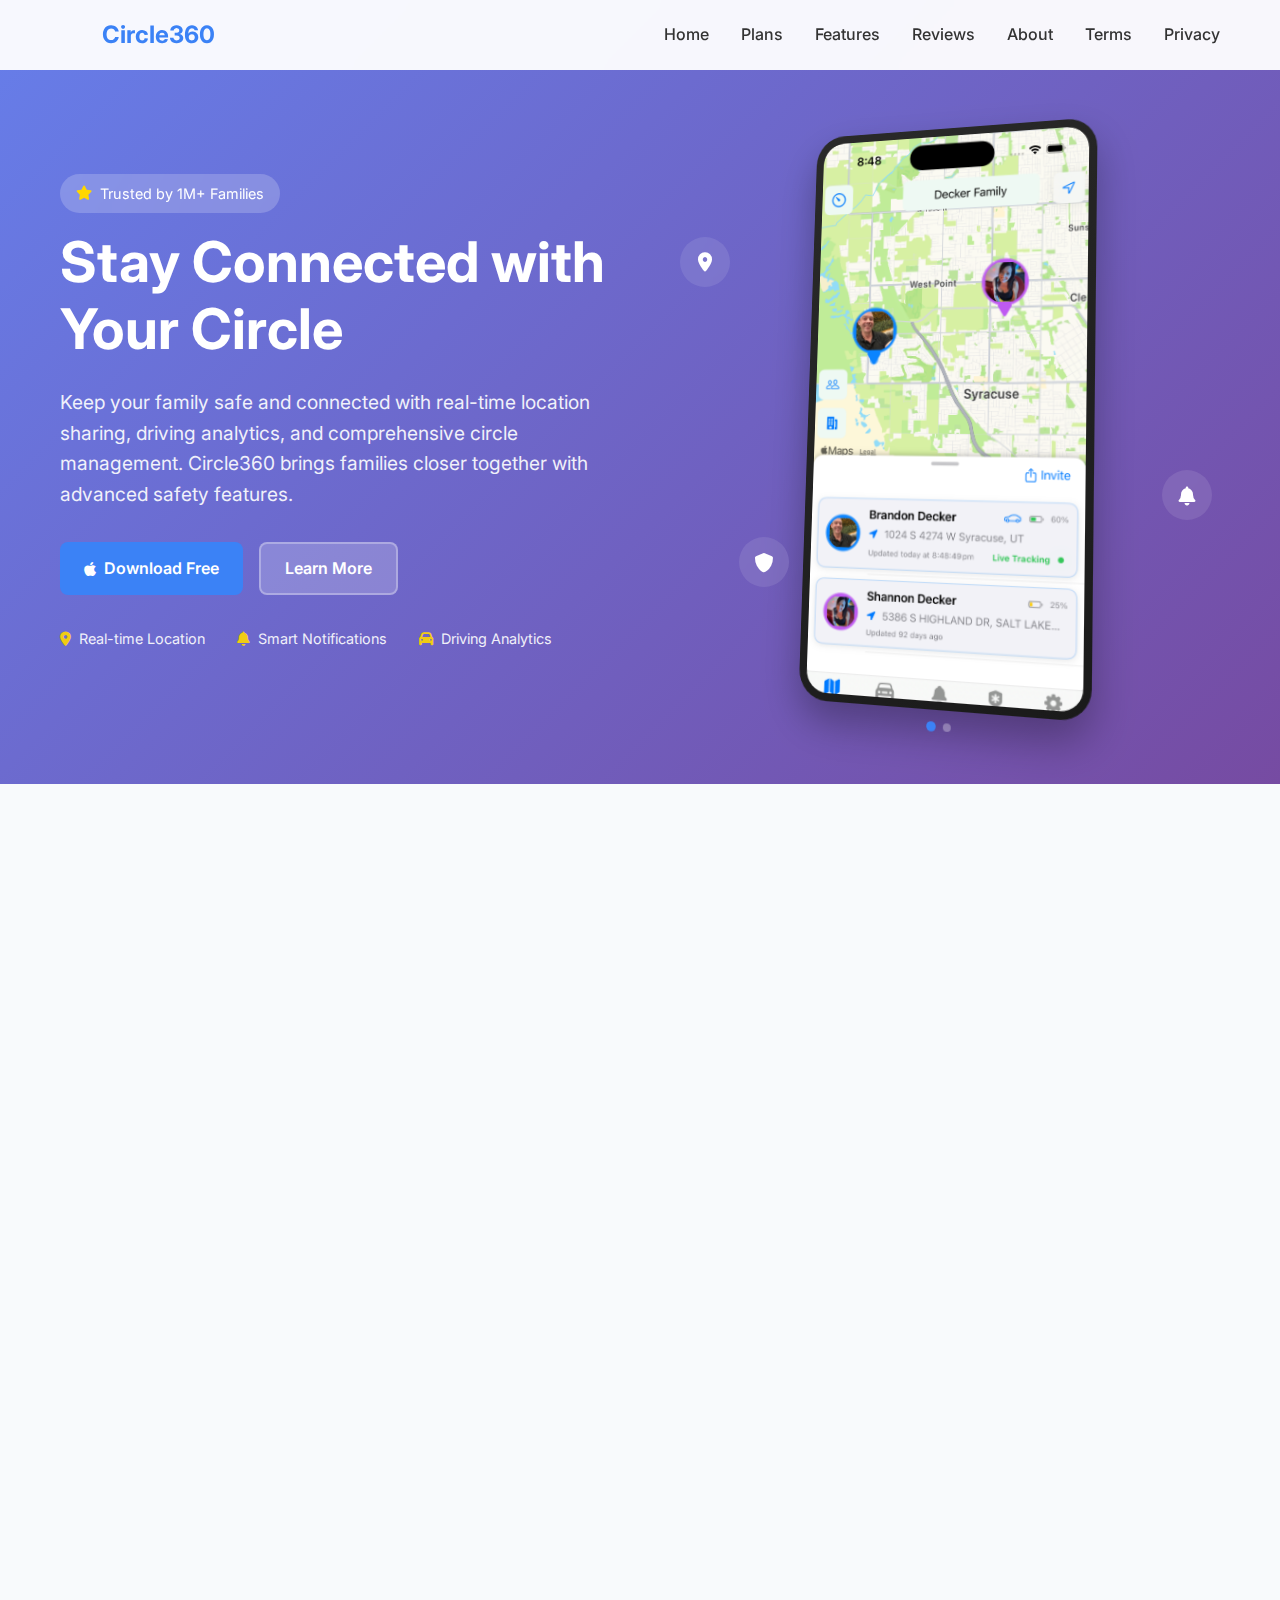
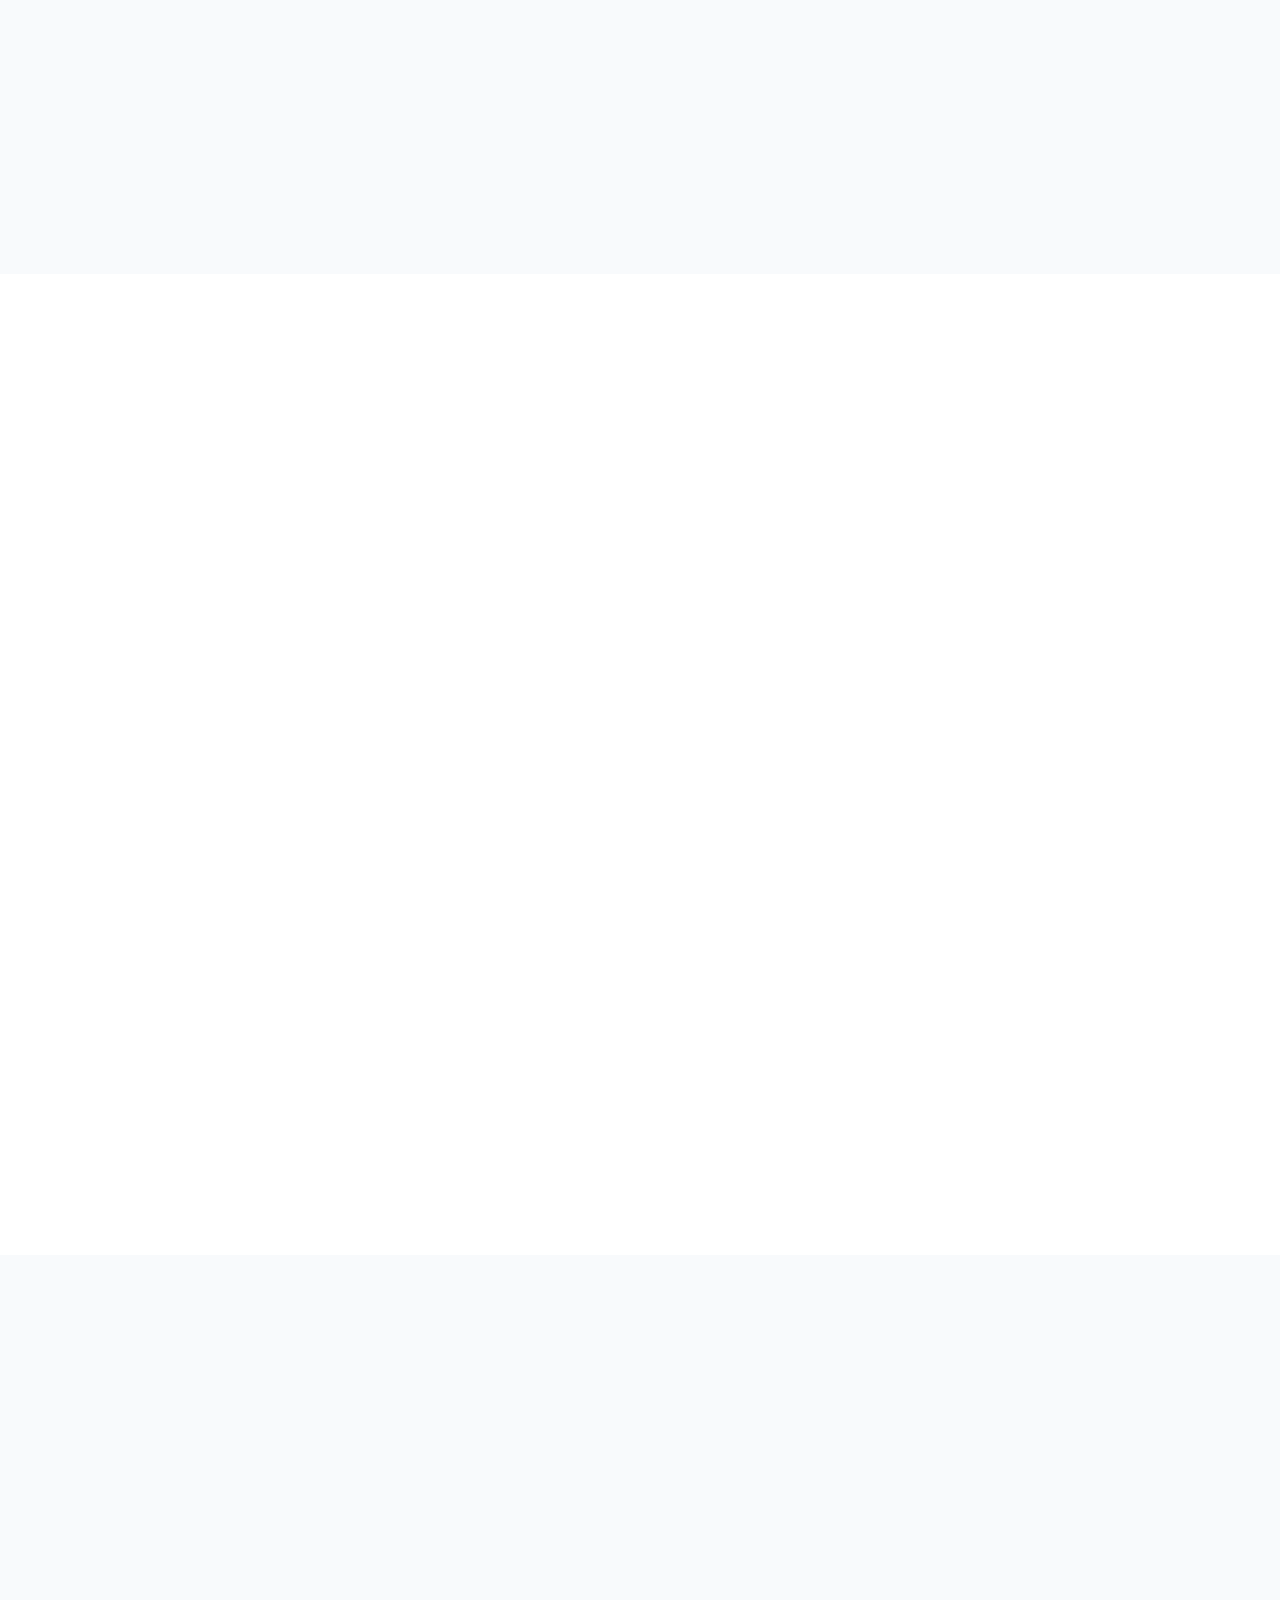
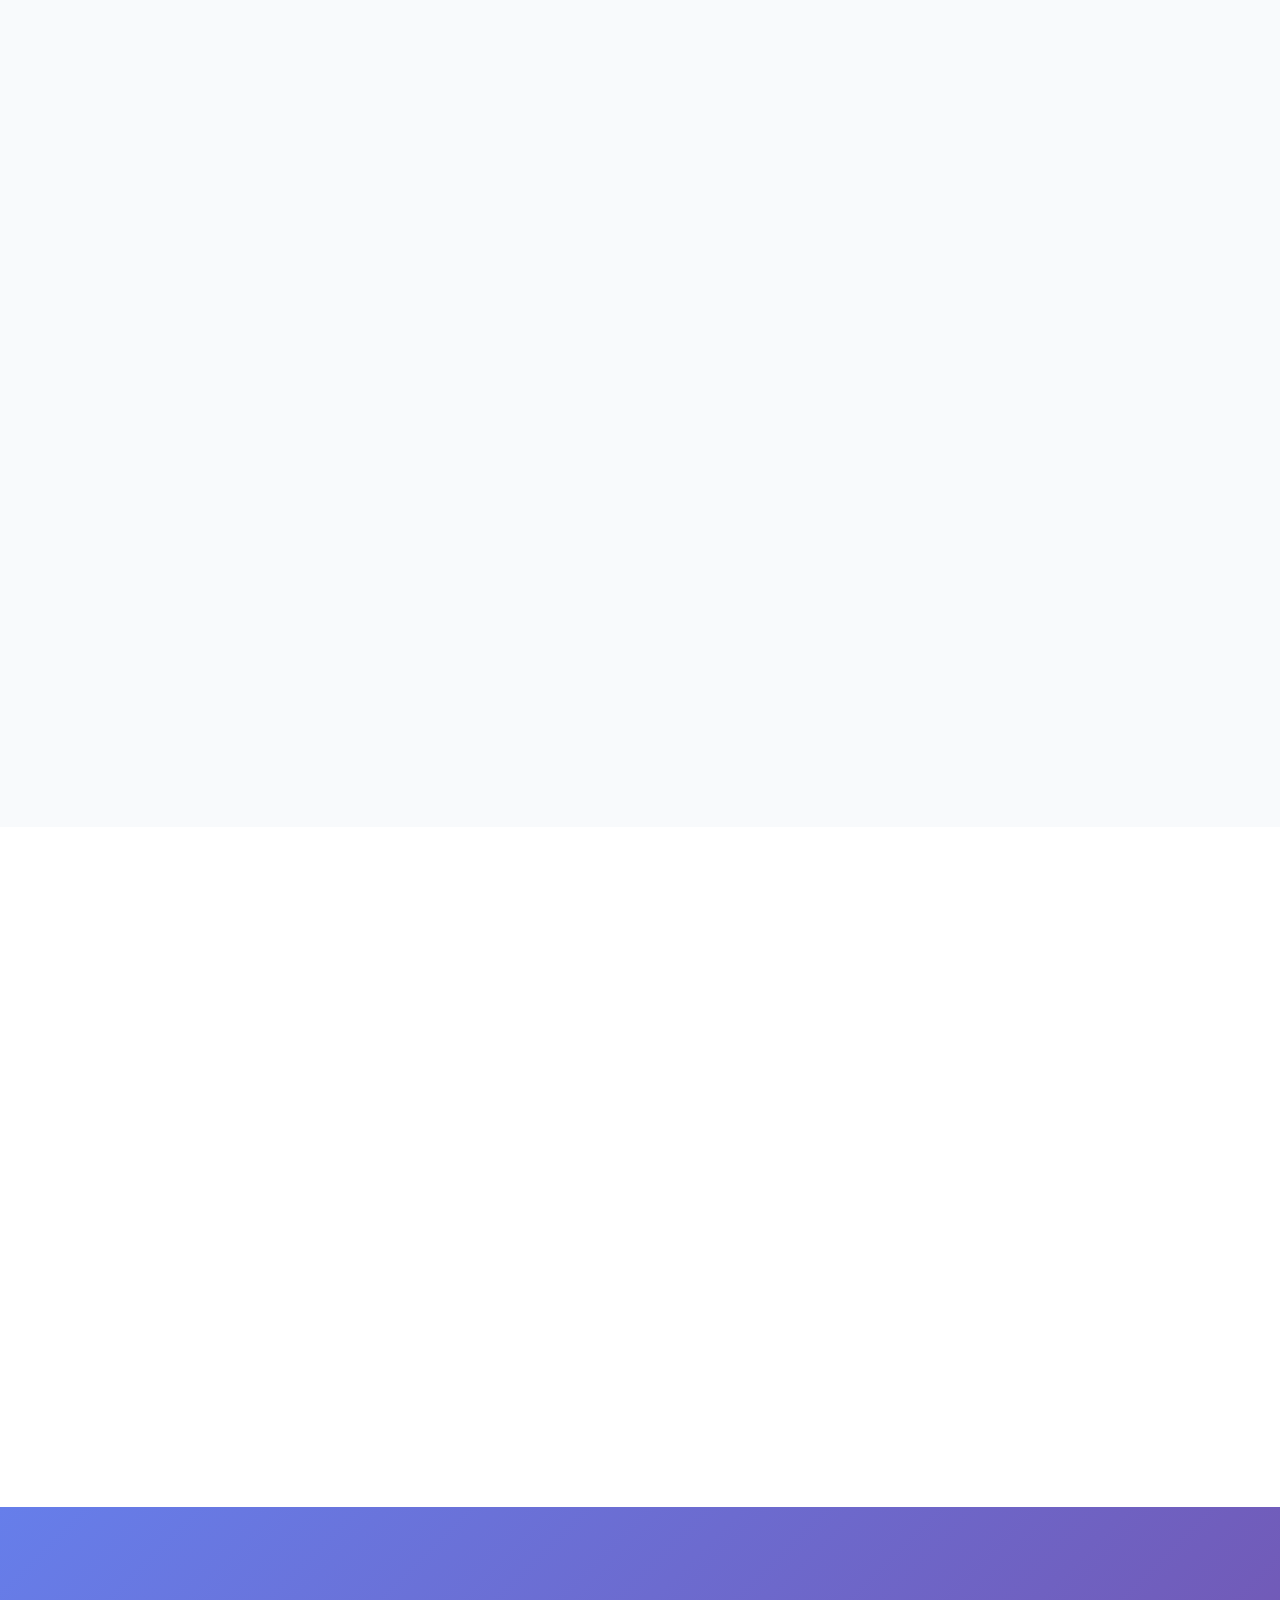
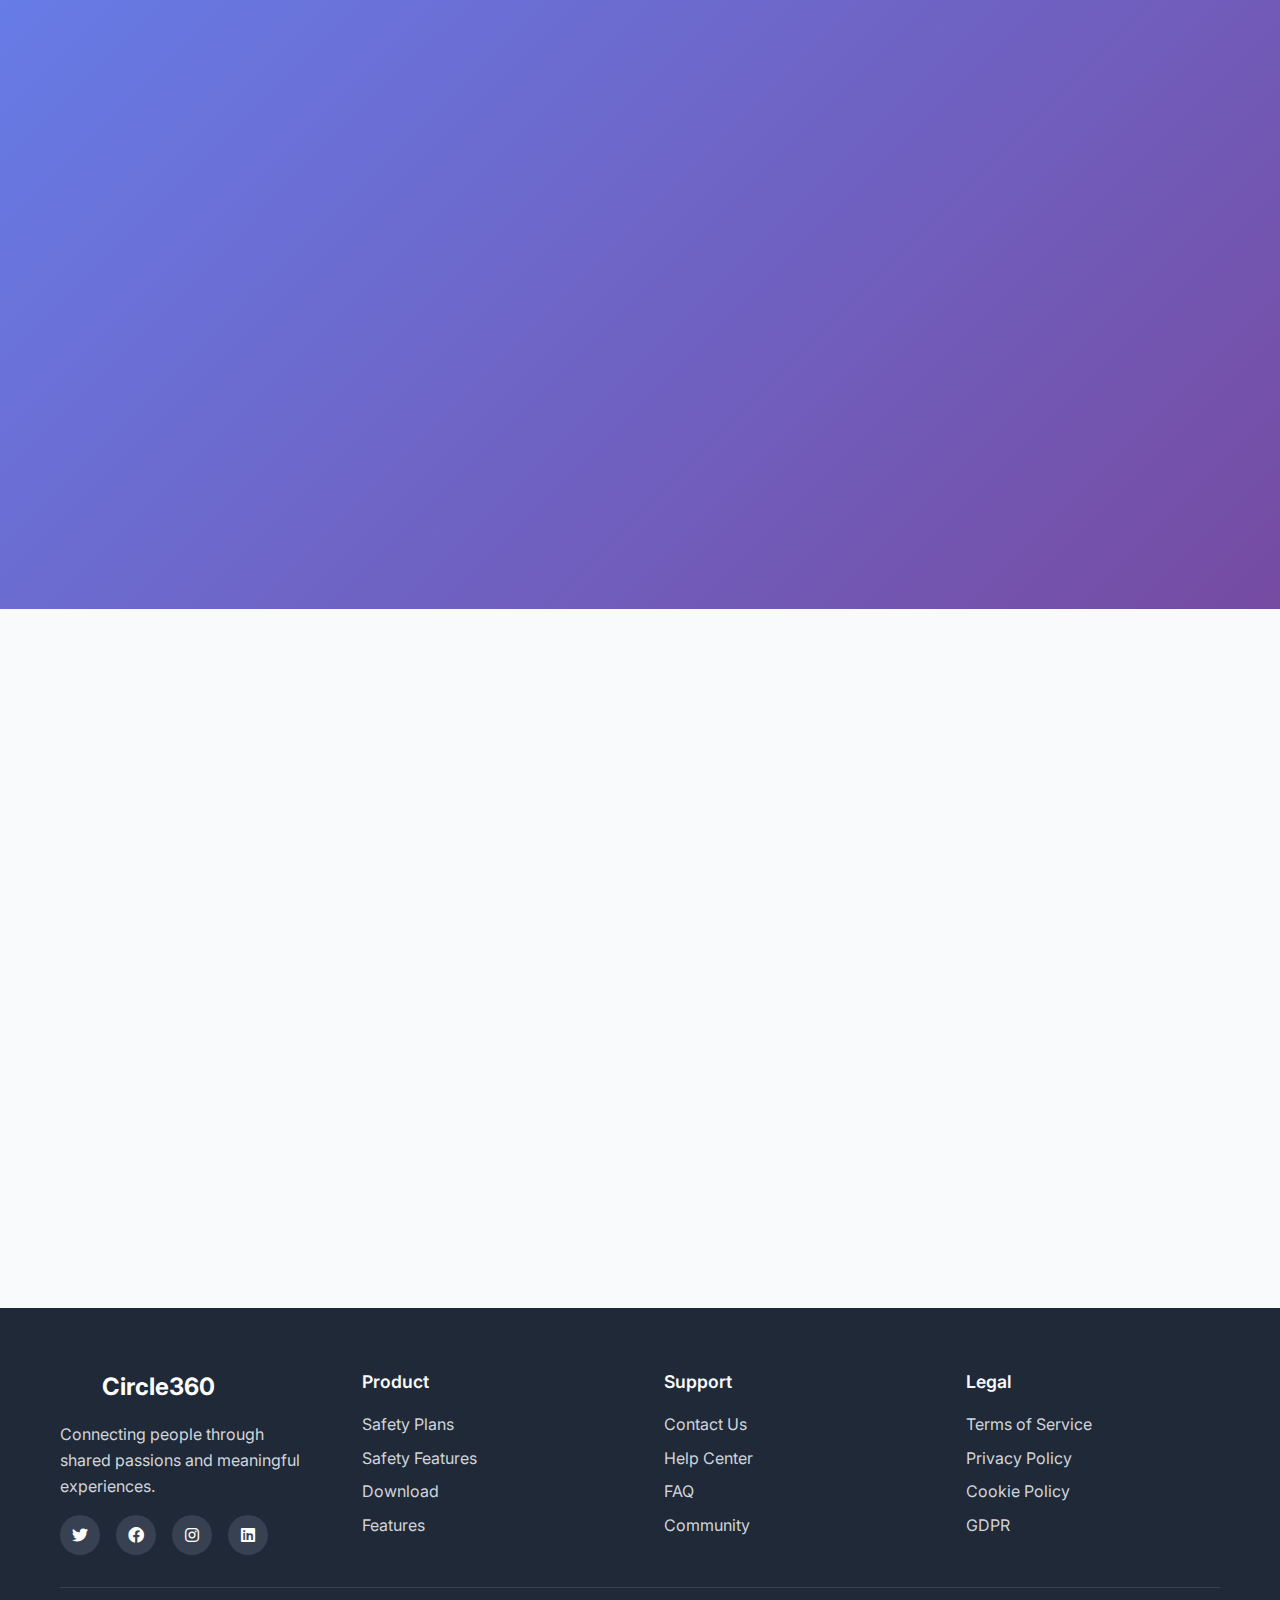
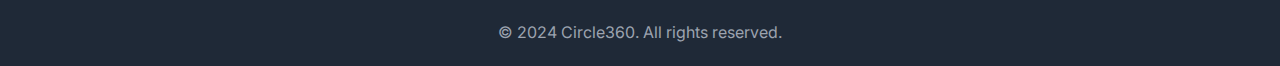
<file: index.html>
<!DOCTYPE html>
<html lang="en">
<head>
    <meta charset="UTF-8">
    <meta name="viewport" content="width=device-width, initial-scale=1.0">
    <title>Circle360 - Connect, Share, Grow</title>
    <link rel="icon" type="image/png" href="screenshots/app_icon.png">
    <link rel="apple-touch-icon" href="screenshots/app_icon.png">
    <link rel="stylesheet" href="styles.css">
    <link href="https://fonts.googleapis.com/css2?family=Inter:wght@300;400;500;600;700&display=swap" rel="stylesheet">
    <link rel="stylesheet" href="https://cdnjs.cloudflare.com/ajax/libs/font-awesome/6.0.0/css/all.min.css">
    
    <!-- Google Analytics 4 -->
    <script async src="https://www.googletagmanager.com/gtag/js?id=GA_MEASUREMENT_ID"></script>
    <script>
        window.dataLayer = window.dataLayer || [];
        function gtag(){dataLayer.push(arguments);}
        gtag('js', new Date());
        gtag('config', 'GA_MEASUREMENT_ID');
    </script>
</head>
<body>
    <!-- Animated Background Elements -->
    <div class="background-elements">
        <div class="floating-circle circle-1"></div>
        <div class="floating-circle circle-2"></div>
        <div class="floating-circle circle-3"></div>
        <div class="floating-circle circle-4"></div>
    </div>

    <!-- Navigation -->
    <nav class="navbar">
        <div class="nav-container">
            <div class="nav-logo">
                <img src="screenshots/app_icon.png" alt="Circle360" class="logo-icon">
                <span>Circle360</span>
            </div>
            <ul class="nav-menu">
                <li><a href="#home">Home</a></li>
                <li><a href="#membership">Plans</a></li>
                <li><a href="#lessons">Features</a></li>
                <li><a href="#testimonials">Reviews</a></li>
                <li><a href="#about">About</a></li>
                <li><a href="terms.html">Terms</a></li>
                <li><a href="privacy.html">Privacy</a></li>
            </ul>
            <div class="nav-toggle">
                <span></span>
                <span></span>
                <span></span>
            </div>
        </div>
    </nav>

    <!-- Hero Section -->
    <section id="home" class="hero">
        <div class="hero-container">
            <div class="hero-content">
                <div class="hero-badge">
                    <i class="fas fa-star"></i>
                    <span>Trusted by 1M+ Families</span>
                </div>
                <h1>Stay Connected with Your Circle</h1>
                <p class="hero-subtitle">Keep your family safe and connected with real-time location sharing, driving analytics, and comprehensive circle management. Circle360 brings families closer together with advanced safety features.</p>
                <div class="hero-buttons">
                    <a href="#download" class="btn btn-primary">
                        <i class="fab fa-apple"></i>
                        Download Free
                    </a>
                    <a href="#membership" class="btn btn-secondary">Learn More</a>
                </div>
                <div class="hero-features">
                    <div class="hero-feature">
                        <i class="fas fa-map-marker-alt"></i>
                        <span>Real-time Location</span>
                    </div>
                    <div class="hero-feature">
                        <i class="fas fa-bell"></i>
                        <span>Smart Notifications</span>
                    </div>
                    <div class="hero-feature">
                        <i class="fas fa-car"></i>
                        <span>Driving Analytics</span>
                    </div>
                </div>
            </div>
            <div class="hero-image">
                <div class="phone-mockup">
                    <div class="phone-frame">
                        <div class="carousel-container">
                            <img src="screenshots/front_2.png?v=2" alt="Circle360 App Screenshot" class="app-screenshot carousel-slide active" data-slide="1">
                            <img src="screenshots/front_4.png?v=2" alt="Circle360 App Screenshot" class="app-screenshot carousel-slide" data-slide="2">
                        </div>
                        <div class="carousel-indicators">
                            <span class="indicator active" data-slide="1"></span>
                            <span class="indicator" data-slide="2"></span>
                        </div>
                    </div>
                    <div class="floating-elements">
                        <div class="floating-element element-1">
                            <i class="fas fa-map-marker-alt"></i>
                        </div>
                        <div class="floating-element element-2">
                            <i class="fas fa-bell"></i>
                        </div>
                        <div class="floating-element element-3">
                            <i class="fas fa-shield-alt"></i>
                        </div>
                    </div>
                </div>
            </div>
        </div>
    </section>

    <!-- Features Section -->
    <section class="features">
        <div class="container">
            <div class="section-header">
                <h2>Why Families Choose Circle360</h2>
                <p class="section-subtitle">Advanced safety technology that keeps your family connected and protected</p>
            </div>
            <div class="features-grid">
                <div class="feature-card">
                    <div class="feature-icon">
                        <i class="fas fa-map-marker-alt"></i>
                    </div>
                    <h3>Real-time Location</h3>
                    <p>Track family members in real-time with live location sharing, route visualization, and arrival/departure alerts for peace of mind.</p>
                    <div class="feature-highlight">
                        <i class="fas fa-check-circle"></i>
                        <span>Live tracking with route maps</span>
                    </div>
                </div>
                <div class="feature-card">
                    <div class="feature-icon">
                        <i class="fas fa-car"></i>
                    </div>
                    <h3>Driving Analytics</h3>
                    <p>Monitor driving behavior with detailed metrics including speeding, hard braking, rapid acceleration, and phone usage tracking.</p>
                    <div class="feature-highlight">
                        <i class="fas fa-check-circle"></i>
                        <span>Comprehensive driving reports</span>
                    </div>
                </div>
                <div class="feature-card">
                    <div class="feature-icon">
                        <i class="fas fa-bell"></i>
                    </div>
                    <h3>Smart Notifications</h3>
                    <p>Intelligent alert system with battery notifications, arrival/departure alerts, and customizable notification preferences for your family.</p>
                    <div class="feature-highlight">
                        <i class="fas fa-check-circle"></i>
                        <span>Customizable alerts</span>
                    </div>
                </div>
                <div class="feature-card">
                    <div class="feature-icon">
                        <i class="fas fa-shield-alt"></i>
                    </div>
                    <h3>Privacy Protection</h3>
                    <p>Your family's data stays secure with advanced encryption and privacy controls that put you in charge of your information.</p>
                    <div class="feature-highlight">
                        <i class="fas fa-check-circle"></i>
                        <span>Advanced encryption</span>
                    </div>
                </div>
            </div>
        </div>
    </section>

    <!-- Membership Section -->
    <section id="membership" class="membership">
        <div class="container">
            <div class="section-header">
                <h2>Choose Your Safety Plan</h2>
                <p class="section-subtitle">Find the perfect plan to keep your family safe and connected</p>
            </div>
            
            <div class="membership-grid">
                <!-- Free Plan -->
                <div class="membership-card">
                    <div class="plan-header">
                        <h3>Free</h3>
                        <div class="price">
                            <span class="currency">$</span>
                            <span class="amount">0</span>
                            <span class="period">/month</span>
                        </div>
                    </div>
                    <ul class="plan-features">
                        <li><i class="fas fa-check"></i> Basic location tracking</li>
                        <li><i class="fas fa-check"></i> Circle membership</li>
                        <li><i class="fas fa-check"></i> Basic driving metrics (speeding)</li>
                        <li><i class="fas fa-check"></i> Privacy protection</li>
                        <li><i class="fas fa-check"></i> Smart notifications</li>
                        <li><i class="fas fa-check"></i> Battery alerts</li>
                        <li><i class="fas fa-check"></i> 1 location for alerts</li>
                    </ul>
                    <a href="#download" class="btn btn-outline">Get Started Free</a>
                </div>

                <!-- Gold Plan -->
                <div class="membership-card featured">
                    <div class="plan-badge">Most Popular</div>
                    <div class="plan-header">
                        <h3>Circle Gold</h3>
                        <div class="price">
                            <span class="currency">$</span>
                            <span class="amount">10.99</span>
                            <span class="period">/month</span>
                        </div>
                    </div>
                    <ul class="plan-features">
                        <li><i class="fas fa-check"></i> Everything in Free</li>
                        <li><i class="fas fa-check"></i> Live track with route visualization</li>
                        <li><i class="fas fa-check"></i> Up to 2 locations with alerts</li>
                        <li><i class="fas fa-check"></i> All driving metrics</li>
                        <li><i class="fas fa-check"></i> Enhanced driving analytics</li>
                        <li><i class="fas fa-check"></i> Screen time tracking</li>
                        <li><i class="fas fa-check"></i> Advanced notifications</li>
                        <li><i class="fas fa-check"></i> Enhanced privacy controls</li>
                    </ul>
                    <a href="#download" class="btn btn-primary">Start Gold Trial</a>
                </div>

                <!-- Platinum Plan -->
                <div class="membership-card">
                    <div class="plan-header">
                        <h3>Circle Platinum</h3>
                        <div class="price">
                            <span class="currency">$</span>
                            <span class="amount">14.99</span>
                            <span class="period">/month</span>
                        </div>
                    </div>
                    <ul class="plan-features">
                        <li><i class="fas fa-check"></i> Everything in Gold</li>
                        <li><i class="fas fa-check"></i> Advanced analytics & trends</li>
                        <li><i class="fas fa-check"></i> Up to 5 locations</li>
                        <li><i class="fas fa-check"></i> Detailed driving reports</li>
                        <li><i class="fas fa-check"></i> Crash detection</li>
                        <li><i class="fas fa-check"></i> Circle creation & management</li>
                        <li><i class="fas fa-check"></i> Emergency response</li>
                        <li><i class="fas fa-check"></i> Priority support</li>
                    </ul>
                    <a href="#download" class="btn btn-outline">Go Platinum</a>
                </div>
            </div>
        </div>
    </section>

    <!-- Safety Features Section -->
    <section id="lessons" class="lessons">
        <div class="container">
            <div class="section-header">
                <h2>Advanced Safety Features</h2>
                <p class="section-subtitle">Comprehensive protection for your family's safety and peace of mind</p>
            </div>
            
            <div class="lessons-grid">
                <div class="lesson-card">
                    <div class="lesson-icon">
                        <i class="fas fa-map-marked-alt"></i>
                    </div>
                    <h3>Location Tracking</h3>
                    <p>Real-time location sharing with route visualization, arrival/departure alerts, and up to 5 custom locations for comprehensive family monitoring.</p>
                    <div class="lesson-meta">
                        <span><i class="fas fa-clock"></i> Real-time</span>
                        <span><i class="fas fa-star"></i> Route Maps</span>
                    </div>
                </div>

                <div class="lesson-card">
                    <div class="lesson-icon">
                        <i class="fas fa-tachometer-alt"></i>
                    </div>
                    <h3>Driving Metrics</h3>
                    <p>Comprehensive driving analytics including speeding detection, hard braking, rapid acceleration, and phone usage tracking for safer driving habits.</p>
                    <div class="lesson-meta">
                        <span><i class="fas fa-chart-line"></i> Detailed Reports</span>
                        <span><i class="fas fa-star"></i> Real-time Data</span>
                    </div>
                </div>

                <div class="lesson-card">
                    <div class="lesson-icon">
                        <i class="fas fa-car-crash"></i>
                    </div>
                    <h3>Crash Detection</h3>
                    <p>Automatic crash detection with immediate emergency response and family notification when accidents occur for maximum safety.</p>
                    <div class="lesson-meta">
                        <span><i class="fas fa-shield-alt"></i> 24/7 Monitoring</span>
                        <span><i class="fas fa-star"></i> Instant Alerts</span>
                    </div>
                </div>

                <div class="lesson-card">
                    <div class="lesson-icon">
                        <i class="fas fa-users"></i>
                    </div>
                    <h3>Circle Management</h3>
                    <p>Create and manage family circles, invite members, and maintain comprehensive control over your family's safety network.</p>
                    <div class="lesson-meta">
                        <span><i class="fas fa-cog"></i> Easy Setup</span>
                        <span><i class="fas fa-star"></i> Full Control</span>
                    </div>
                </div>

                <div class="lesson-card">
                    <div class="lesson-icon">
                        <i class="fas fa-bell"></i>
                    </div>
                    <h3>Smart Notifications</h3>
                    <p>Intelligent alert system with battery notifications, arrival/departure alerts, and customizable notification preferences for your family.</p>
                    <div class="lesson-meta">
                        <span><i class="fas fa-cog"></i> Customizable</span>
                        <span><i class="fas fa-star"></i> Smart Alerts</span>
                    </div>
                </div>

                <div class="lesson-card">
                    <div class="lesson-icon">
                        <i class="fas fa-chart-bar"></i>
                    </div>
                    <h3>Advanced Analytics</h3>
                    <p>Comprehensive analytics and trend analysis with detailed driving reports and performance insights to improve family safety over time.</p>
                    <div class="lesson-meta">
                        <span><i class="fas fa-chart-line"></i> Trend Analysis</span>
                        <span><i class="fas fa-star"></i> Performance Tracking</span>
                    </div>
                </div>
            </div>
        </div>
    </section>

    <!-- Testimonials Section -->
    <section id="testimonials" class="testimonials">
        <div class="container">
            <div class="section-header">
                <h2>What Families Are Saying</h2>
                <p class="section-subtitle">Real stories from families who trust Circle360</p>
            </div>
            
            <div class="testimonials-grid">
                <div class="testimonial-card">
                    <div class="testimonial-content">
                        <div class="stars">
                            <i class="fas fa-star"></i>
                            <i class="fas fa-star"></i>
                            <i class="fas fa-star"></i>
                            <i class="fas fa-star"></i>
                            <i class="fas fa-star"></i>
                        </div>
                        <p>"Circle360 has given us peace of mind knowing our teenagers are safe. The driving analytics helped improve their driving habits significantly."</p>
                        <div class="testimonial-author">
                            <div class="author-avatar">
                                <i class="fas fa-user"></i>
                            </div>
                            <div class="author-info">
                                <h4>Sarah Johnson</h4>
                                <span>Mother of 2</span>
                            </div>
                        </div>
                    </div>
                </div>

                <div class="testimonial-card">
                    <div class="testimonial-content">
                        <div class="stars">
                            <i class="fas fa-star"></i>
                            <i class="fas fa-star"></i>
                            <i class="fas fa-star"></i>
                            <i class="fas fa-star"></i>
                            <i class="fas fa-star"></i>
                        </div>
                        <p>"The real-time location sharing is incredible. I always know where my family is, and the smart notifications keep me updated without being intrusive."</p>
                        <div class="testimonial-author">
                            <div class="author-avatar">
                                <i class="fas fa-user"></i>
                            </div>
                            <div class="author-info">
                                <h4>Michael Chen</h4>
                                <span>Father of 3</span>
                            </div>
                        </div>
                    </div>
                </div>

                <div class="testimonial-card">
                    <div class="testimonial-content">
                        <div class="stars">
                            <i class="fas fa-star"></i>
                            <i class="fas fa-star"></i>
                            <i class="fas fa-star"></i>
                            <i class="fas fa-star"></i>
                            <i class="fas fa-star"></i>
                        </div>
                        <p>"The crash detection feature is amazing. It automatically detected when my son had a minor accident and immediately notified us. Circle360 truly cares about family safety."</p>
                        <div class="testimonial-author">
                            <div class="author-avatar">
                                <i class="fas fa-user"></i>
                            </div>
                            <div class="author-info">
                                <h4>Lisa Rodriguez</h4>
                                <span>Mother of 1</span>
                            </div>
                        </div>
                    </div>
                </div>
            </div>
        </div>
    </section>

    <!-- Download CTA Section -->
    <section id="download" class="download-cta">
        <div class="container">
            <div class="cta-content">
                <div class="cta-text">
                    <h2>Ready to Keep Your Family Safe?</h2>
                    <p>Join over 1 million families who trust Circle360 to protect their loved ones. Download the app today and start your free trial.</p>
                    <div class="cta-features">
                        <div class="cta-feature">
                            <i class="fas fa-download"></i>
                            <span>Free to download</span>
                        </div>
                        <div class="cta-feature">
                            <i class="fas fa-shield-alt"></i>
                            <span>Privacy protected</span>
                        </div>
                        <div class="cta-feature">
                            <i class="fas fa-clock"></i>
                            <span>Setup in minutes</span>
                        </div>
                    </div>
                    <div class="cta-buttons">
                        <a href="#" class="btn btn-primary btn-large">
                            <i class="fab fa-apple"></i>
                            Download on App Store
                        </a>
                    </div>
                </div>
                <div class="cta-image">
                    <div class="app-preview">
                        <img src="screenshots/notifications.png" alt="Circle360 App" class="app-screenshot">
                        <div class="download-badge">
                            <i class="fas fa-download"></i>
                            <span>Download Now</span>
                        </div>
                    </div>
                </div>
            </div>
        </div>
    </section>

    <!-- About Section -->
    <section id="about" class="about">
        <div class="container">
            <div class="about-content">
                <div class="about-text">
                    <h2>Protecting Families Since 2024</h2>
                    <p>Circle360 was created with a simple mission: to keep families safe and connected. We believe that every family deserves peace of mind knowing their loved ones are protected, no matter where they are.</p>
                    <p>Our advanced safety technology provides real-time location sharing, emergency response, and comprehensive protection features that give families the confidence to live their lives while staying connected.</p>
                    <div class="about-stats">
                        <div class="stat">
                            <h3>1M+</h3>
                            <p>Families Protected</p>
                        </div>
                        <div class="stat">
                            <h3>50K+</h3>
                            <p>Emergency Responses</p>
                        </div>
                        <div class="stat">
                            <h3>99.9%</h3>
                            <p>Uptime Reliability</p>
                        </div>
                    </div>
                </div>
                <div class="about-image">
                    <div class="community-illustration">
                        <div class="circle-group">
                            <div class="circle"></div>
                            <div class="circle"></div>
                            <div class="circle"></div>
                            <div class="circle"></div>
                        </div>
                    </div>
                </div>
            </div>
        </div>
    </section>

    <!-- Footer -->
    <footer class="footer">
        <div class="container">
            <div class="footer-content">
                <div class="footer-section">
                    <div class="footer-logo">
                        <img src="screenshots/app_icon.png" alt="Circle360" class="logo-icon">
                        <span>Circle360</span>
                    </div>
                    <p>Connecting people through shared passions and meaningful experiences.</p>
                    <div class="social-links">
                        <a href="#"><i class="fab fa-twitter"></i></a>
                        <a href="#"><i class="fab fa-facebook"></i></a>
                        <a href="#"><i class="fab fa-instagram"></i></a>
                        <a href="#"><i class="fab fa-linkedin"></i></a>
                    </div>
                </div>
                
                <div class="footer-section">
                    <h4>Product</h4>
                    <ul>
                        <li><a href="#membership">Safety Plans</a></li>
                        <li><a href="#lessons">Safety Features</a></li>
                        <li><a href="#download">Download</a></li>
                        <li><a href="#features">Features</a></li>
                    </ul>
                </div>
                
                <div class="footer-section">
                    <h4>Support</h4>
                    <ul>
                        <li><a href="contact.html">Contact Us</a></li>
                        <li><a href="help.html">Help Center</a></li>
                        <li><a href="faq.html">FAQ</a></li>
                        <li><a href="community.html">Community</a></li>
                    </ul>
                </div>
                
                <div class="footer-section">
                    <h4>Legal</h4>
                    <ul>
                        <li><a href="terms.html">Terms of Service</a></li>
                        <li><a href="privacy.html">Privacy Policy</a></li>
                        <li><a href="cookies.html">Cookie Policy</a></li>
                        <li><a href="gdpr.html">GDPR</a></li>
                    </ul>
                </div>
            </div>
            
            <div class="footer-bottom">
                <p>&copy; 2024 Circle360. All rights reserved.</p>
            </div>
        </div>
    </footer>

    <script src="script.js"></script>
</body>
</html>
</file>
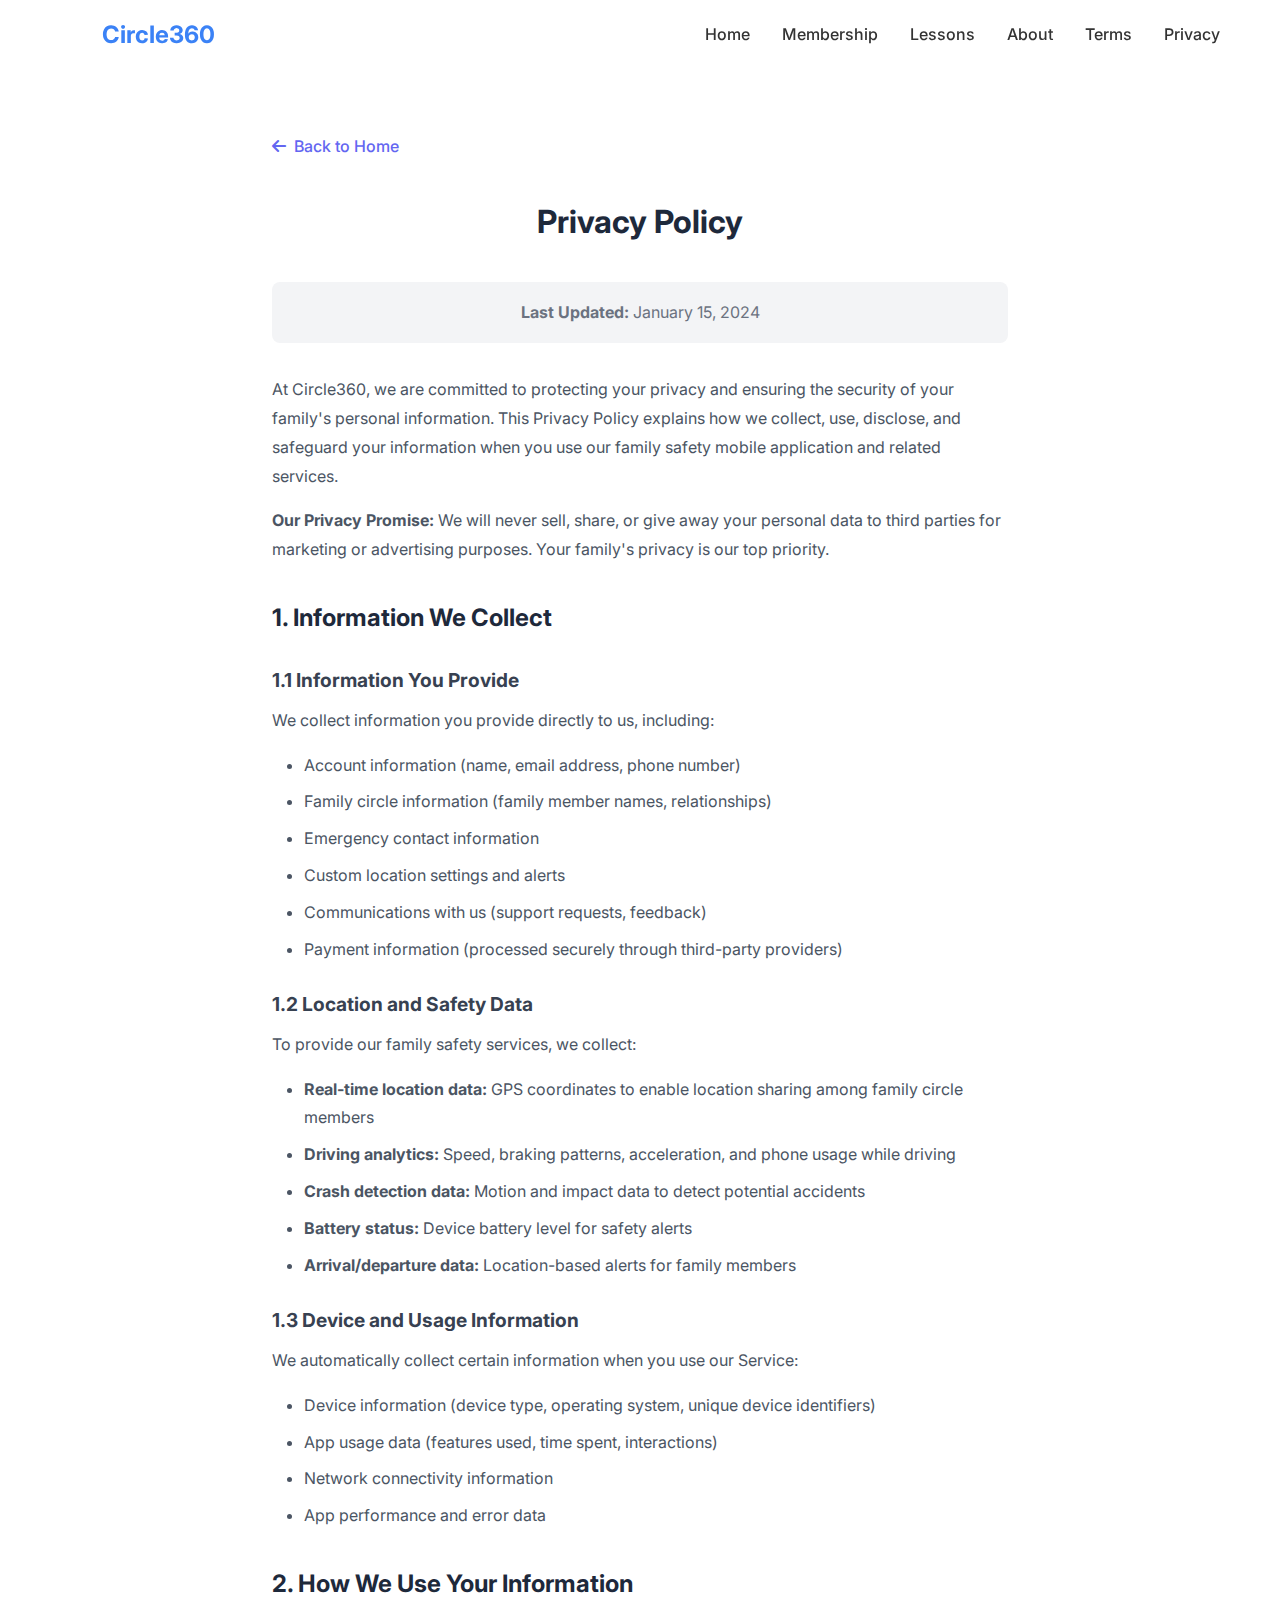
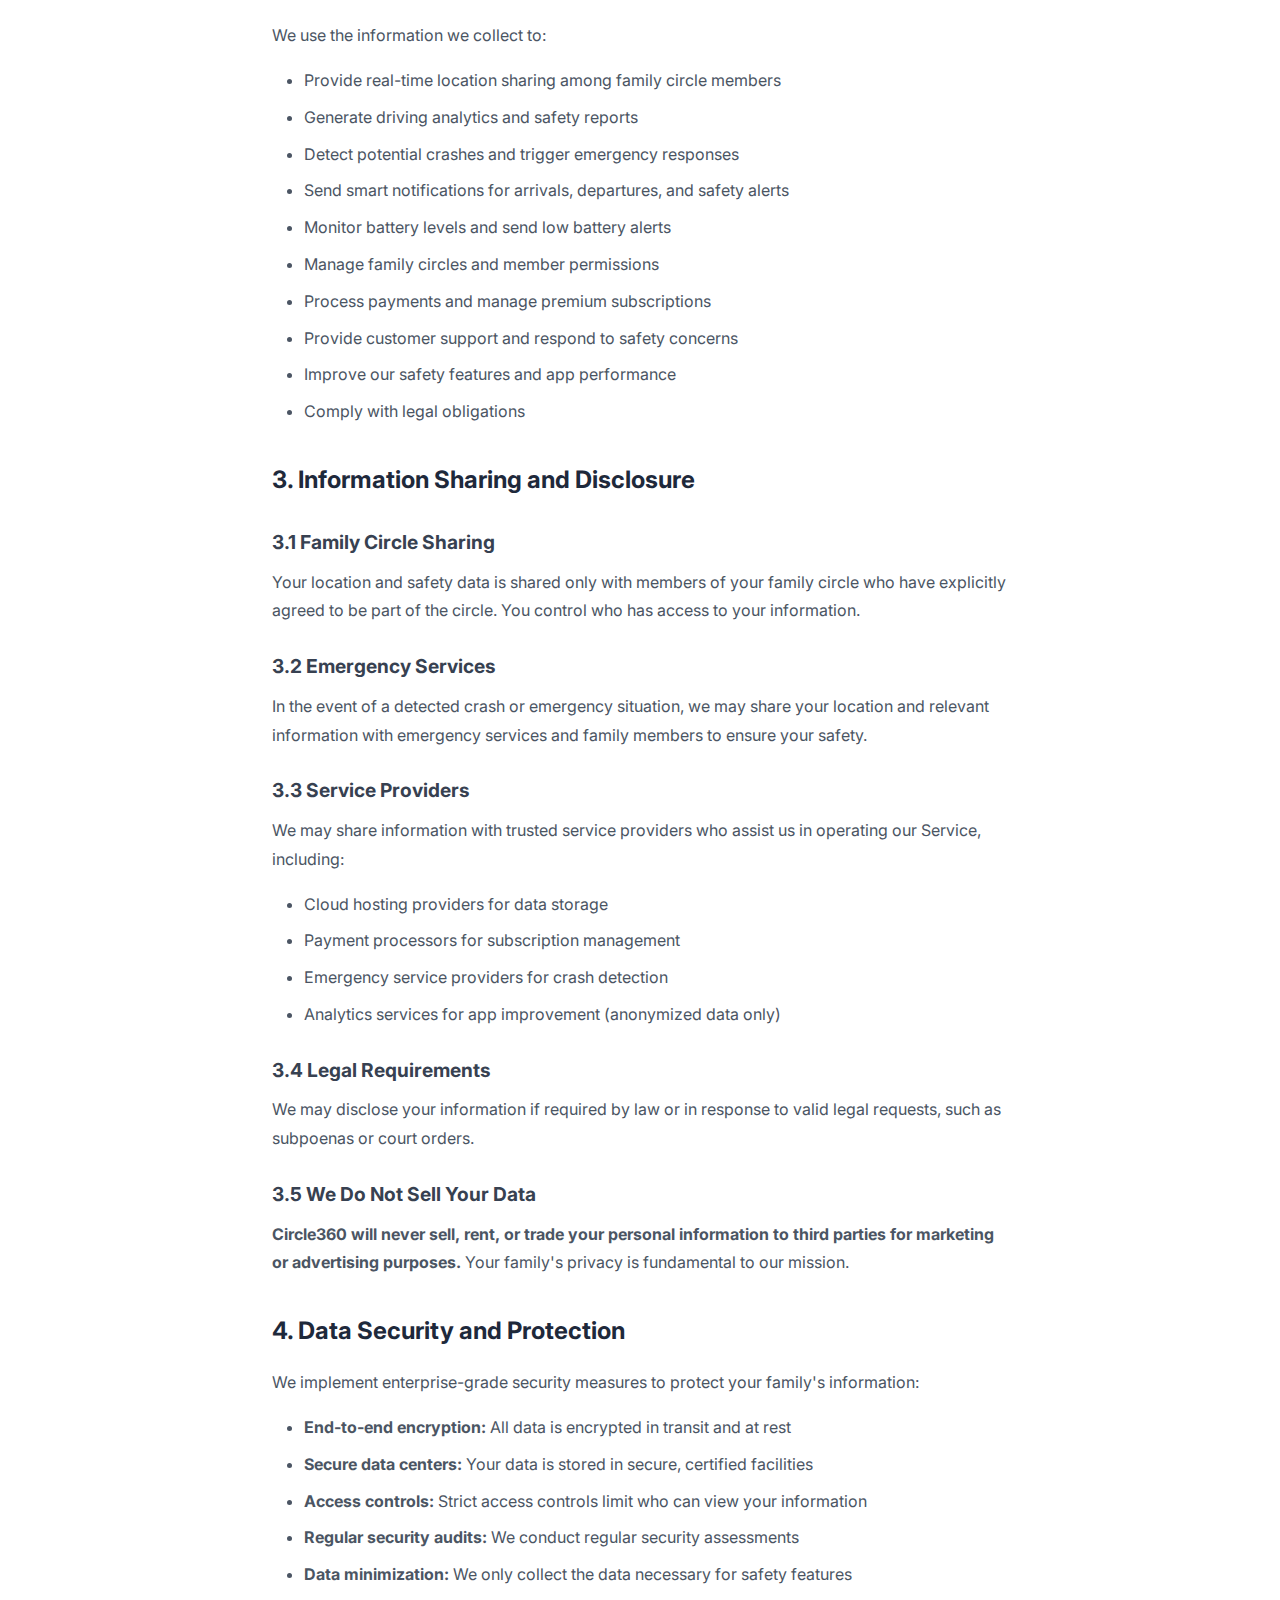
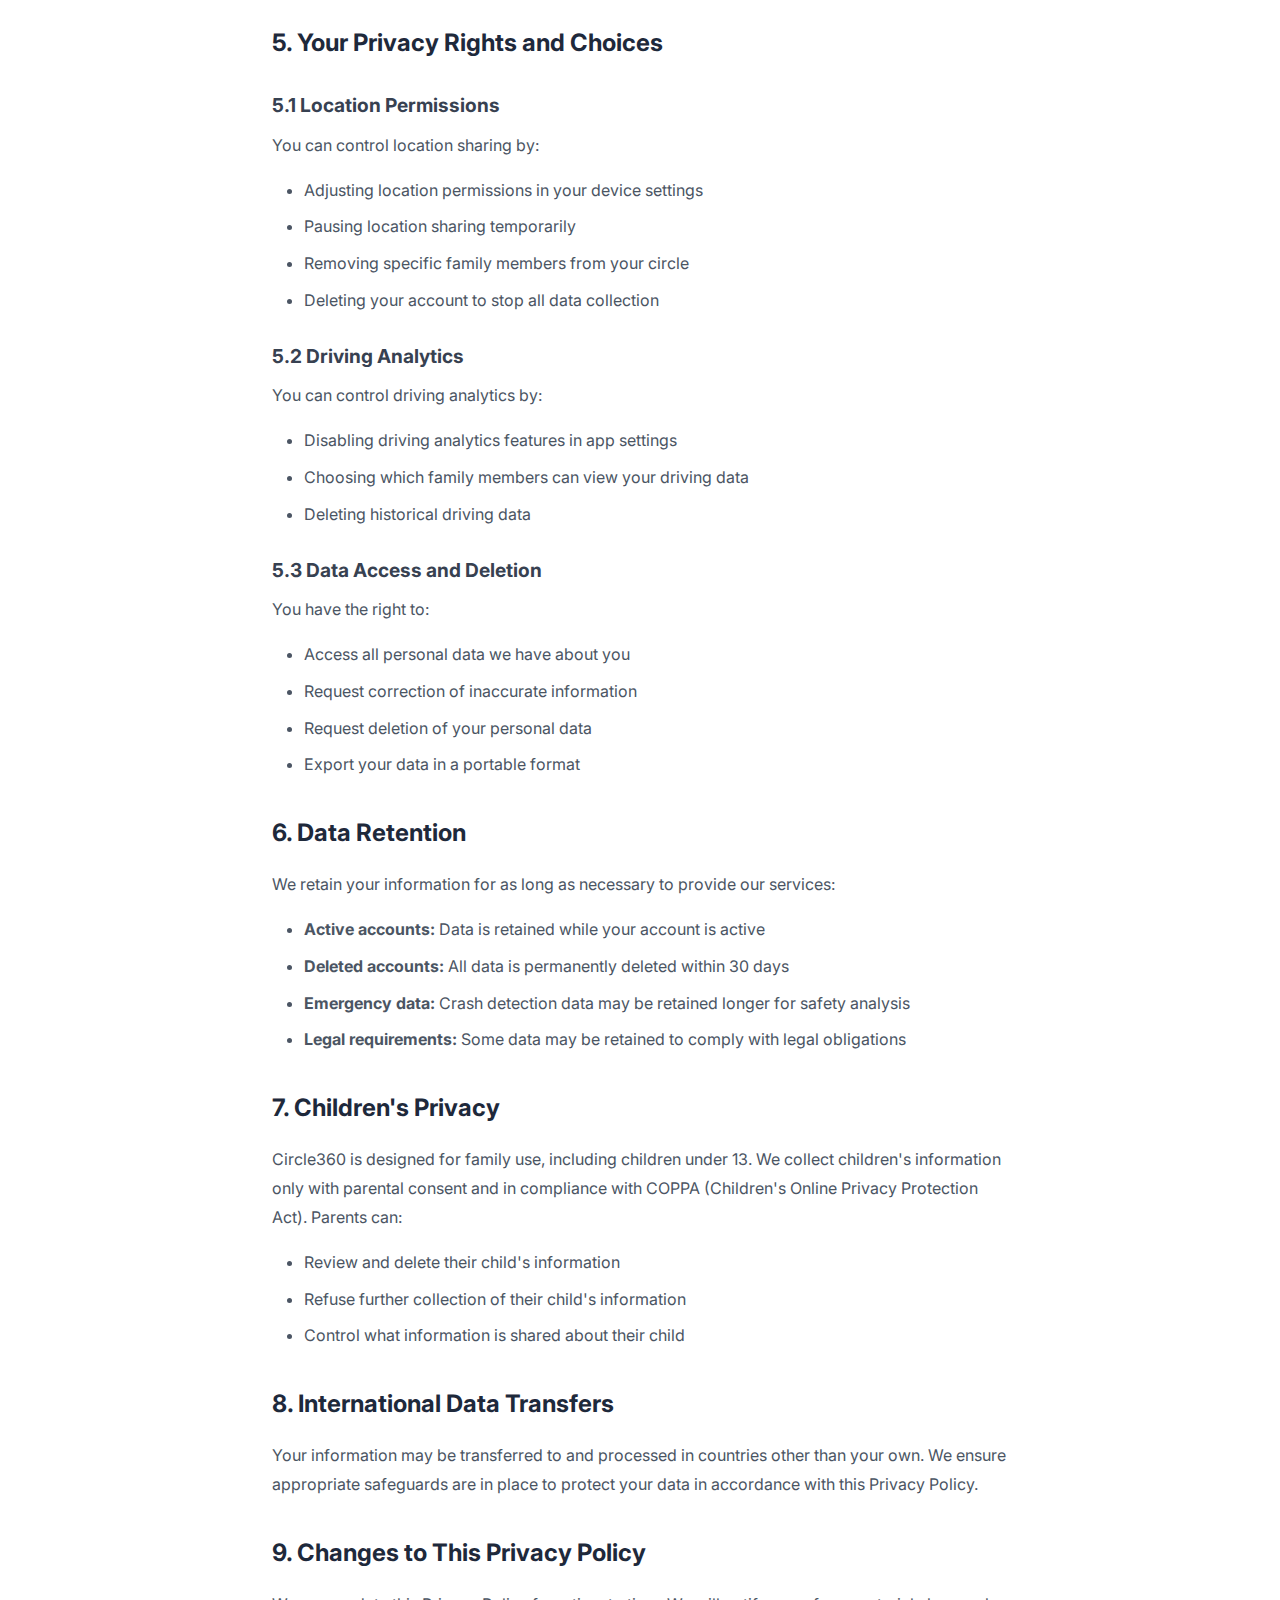
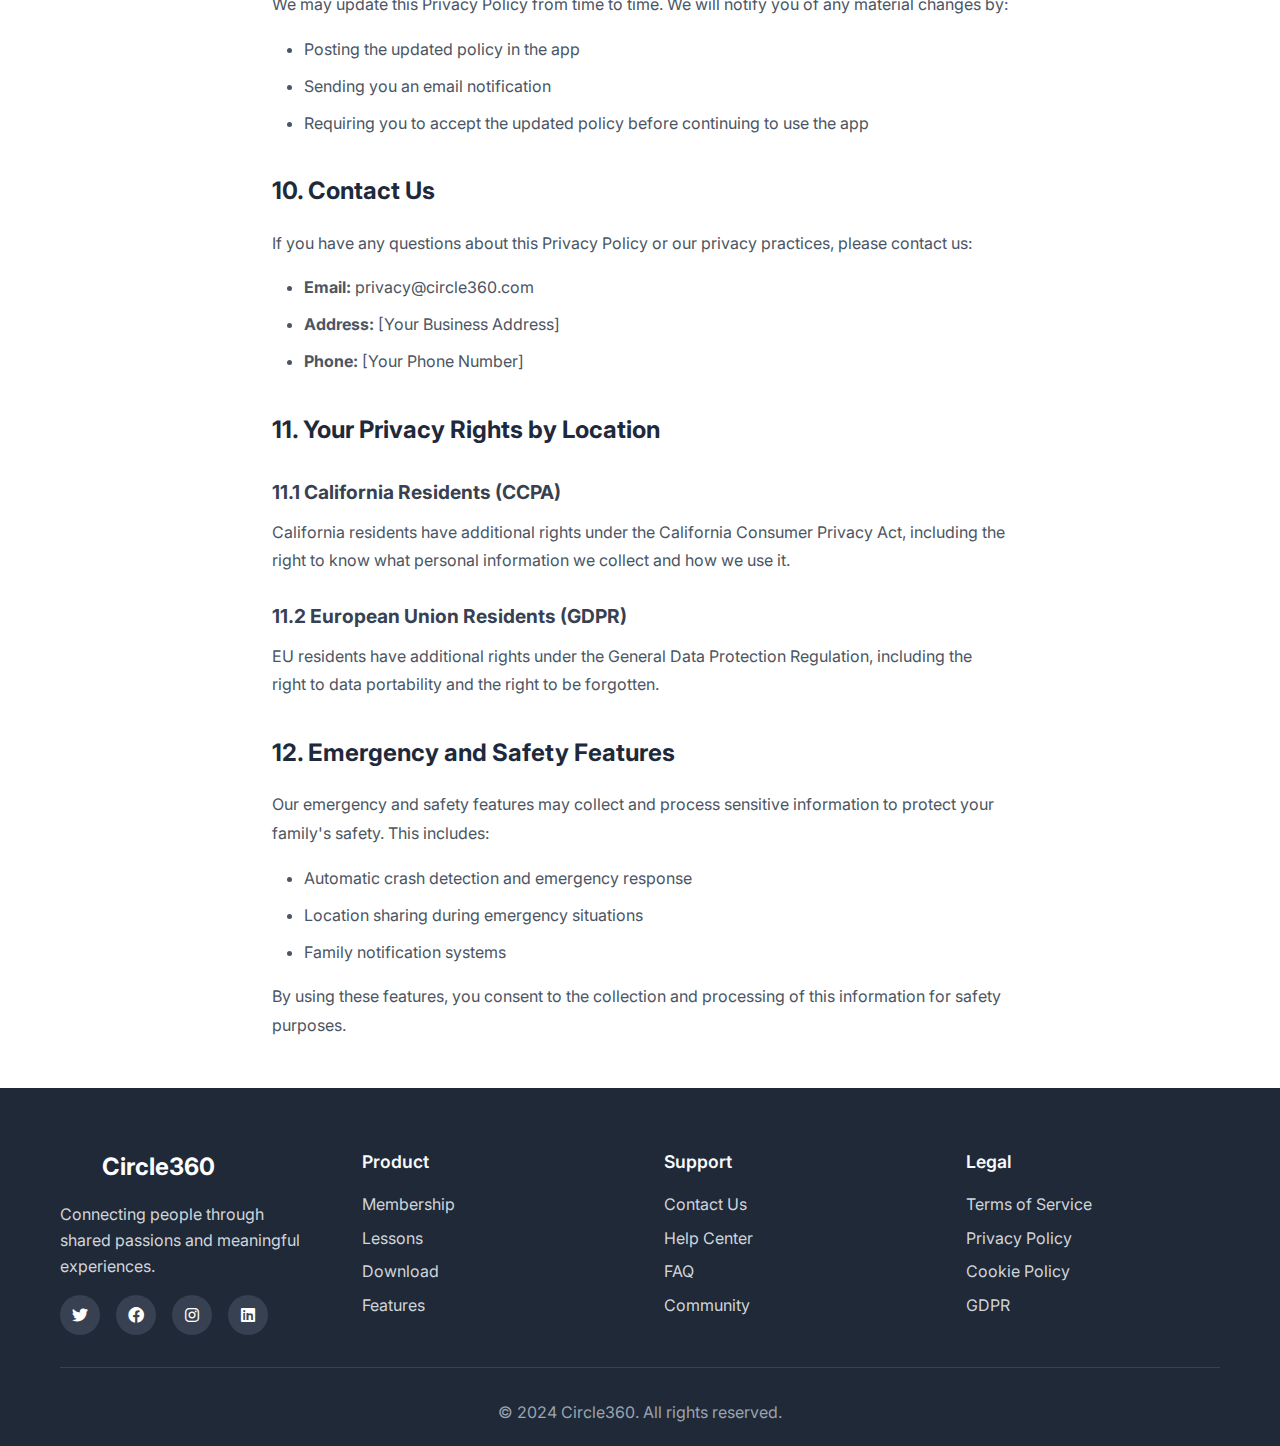
<file: privacy.html>
<!DOCTYPE html>
<html lang="en">
<head>
    <meta charset="UTF-8">
    <meta name="viewport" content="width=device-width, initial-scale=1.0">
    <title>Privacy Policy - Circle360</title>
    <link rel="icon" type="image/png" href="screenshots/app_icon.png">
    <link rel="apple-touch-icon" href="screenshots/app_icon.png">
    <link rel="stylesheet" href="styles.css">
    <link href="https://fonts.googleapis.com/css2?family=Inter:wght@300;400;500;600;700&display=swap" rel="stylesheet">
    <link rel="stylesheet" href="https://cdnjs.cloudflare.com/ajax/libs/font-awesome/6.0.0/css/all.min.css">
    <style>
        .legal-content {
            max-width: 800px;
            margin: 0 auto;
            padding: 2rem;
            line-height: 1.8;
        }
        
        .legal-content h1 {
            color: #1e293b;
            margin-bottom: 2rem;
            text-align: center;
        }
        
        .legal-content h2 {
            color: #1e293b;
            margin: 2rem 0 1rem 0;
            font-size: 1.5rem;
        }
        
        .legal-content h3 {
            color: #374151;
            margin: 1.5rem 0 0.5rem 0;
            font-size: 1.2rem;
        }
        
        .legal-content p {
            margin-bottom: 1rem;
            color: #4b5563;
        }
        
        .legal-content ul {
            margin: 1rem 0;
            padding-left: 2rem;
        }
        
        .legal-content li {
            margin-bottom: 0.5rem;
            color: #4b5563;
        }
        
        .legal-content .last-updated {
            background: #f3f4f6;
            padding: 1rem;
            border-radius: 8px;
            margin-bottom: 2rem;
            text-align: center;
            color: #6b7280;
        }
        
        .back-link {
            display: inline-flex;
            align-items: center;
            gap: 0.5rem;
            color: #6366f1;
            text-decoration: none;
            margin-bottom: 2rem;
            font-weight: 500;
        }
        
        .back-link:hover {
            text-decoration: underline;
        }
        
        .data-table {
            width: 100%;
            border-collapse: collapse;
            margin: 1rem 0;
        }
        
        .data-table th,
        .data-table td {
            border: 1px solid #e5e7eb;
            padding: 0.75rem;
            text-align: left;
        }
        
        .data-table th {
            background: #f9fafb;
            font-weight: 600;
            color: #374151;
        }
    </style>
</head>
<body>
    <!-- Navigation -->
    <nav class="navbar">
        <div class="nav-container">
            <div class="nav-logo">
                <img src="screenshots/app_icon.png" alt="Circle360" class="logo-icon">
                <span>Circle360</span>
            </div>
            <ul class="nav-menu">
                <li><a href="index.html">Home</a></li>
                <li><a href="index.html#membership">Membership</a></li>
                <li><a href="index.html#lessons">Lessons</a></li>
                <li><a href="index.html#about">About</a></li>
                <li><a href="terms.html">Terms</a></li>
                <li><a href="privacy.html">Privacy</a></li>
            </ul>
            <div class="nav-toggle">
                <span></span>
                <span></span>
                <span></span>
            </div>
        </div>
    </nav>

    <!-- Legal Content -->
    <div class="legal-content" style="margin-top: 100px;">
        <a href="index.html" class="back-link">
            <i class="fas fa-arrow-left"></i>
            Back to Home
        </a>
        
        <h1>Privacy Policy</h1>
        
        <div class="last-updated">
            <strong>Last Updated:</strong> January 15, 2024
        </div>

        <p>At Circle360, we are committed to protecting your privacy and ensuring the security of your family's personal information. This Privacy Policy explains how we collect, use, disclose, and safeguard your information when you use our family safety mobile application and related services.</p>

        <p><strong>Our Privacy Promise:</strong> We will never sell, share, or give away your personal data to third parties for marketing or advertising purposes. Your family's privacy is our top priority.</p>

        <h2>1. Information We Collect</h2>
        
        <h3>1.1 Information You Provide</h3>
        <p>We collect information you provide directly to us, including:</p>
        <ul>
            <li>Account information (name, email address, phone number)</li>
            <li>Family circle information (family member names, relationships)</li>
            <li>Emergency contact information</li>
            <li>Custom location settings and alerts</li>
            <li>Communications with us (support requests, feedback)</li>
            <li>Payment information (processed securely through third-party providers)</li>
        </ul>

        <h3>1.2 Location and Safety Data</h3>
        <p>To provide our family safety services, we collect:</p>
        <ul>
            <li><strong>Real-time location data:</strong> GPS coordinates to enable location sharing among family circle members</li>
            <li><strong>Driving analytics:</strong> Speed, braking patterns, acceleration, and phone usage while driving</li>
            <li><strong>Crash detection data:</strong> Motion and impact data to detect potential accidents</li>
            <li><strong>Battery status:</strong> Device battery level for safety alerts</li>
            <li><strong>Arrival/departure data:</strong> Location-based alerts for family members</li>
        </ul>

        <h3>1.3 Device and Usage Information</h3>
        <p>We automatically collect certain information when you use our Service:</p>
        <ul>
            <li>Device information (device type, operating system, unique device identifiers)</li>
            <li>App usage data (features used, time spent, interactions)</li>
            <li>Network connectivity information</li>
            <li>App performance and error data</li>
        </ul>

        <h2>2. How We Use Your Information</h2>
        <p>We use the information we collect to:</p>
        <ul>
            <li>Provide real-time location sharing among family circle members</li>
            <li>Generate driving analytics and safety reports</li>
            <li>Detect potential crashes and trigger emergency responses</li>
            <li>Send smart notifications for arrivals, departures, and safety alerts</li>
            <li>Monitor battery levels and send low battery alerts</li>
            <li>Manage family circles and member permissions</li>
            <li>Process payments and manage premium subscriptions</li>
            <li>Provide customer support and respond to safety concerns</li>
            <li>Improve our safety features and app performance</li>
            <li>Comply with legal obligations</li>
        </ul>

        <h2>3. Information Sharing and Disclosure</h2>
        
        <h3>3.1 Family Circle Sharing</h3>
        <p>Your location and safety data is shared only with members of your family circle who have explicitly agreed to be part of the circle. You control who has access to your information.</p>

        <h3>3.2 Emergency Services</h3>
        <p>In the event of a detected crash or emergency situation, we may share your location and relevant information with emergency services and family members to ensure your safety.</p>

        <h3>3.3 Service Providers</h3>
        <p>We may share information with trusted service providers who assist us in operating our Service, including:</p>
        <ul>
            <li>Cloud hosting providers for data storage</li>
            <li>Payment processors for subscription management</li>
            <li>Emergency service providers for crash detection</li>
            <li>Analytics services for app improvement (anonymized data only)</li>
        </ul>

        <h3>3.4 Legal Requirements</h3>
        <p>We may disclose your information if required by law or in response to valid legal requests, such as subpoenas or court orders.</p>

        <h3>3.5 We Do Not Sell Your Data</h3>
        <p><strong>Circle360 will never sell, rent, or trade your personal information to third parties for marketing or advertising purposes.</strong> Your family's privacy is fundamental to our mission.</p>

        <h2>4. Data Security and Protection</h2>
        <p>We implement enterprise-grade security measures to protect your family's information:</p>
        <ul>
            <li><strong>End-to-end encryption:</strong> All data is encrypted in transit and at rest</li>
            <li><strong>Secure data centers:</strong> Your data is stored in secure, certified facilities</li>
            <li><strong>Access controls:</strong> Strict access controls limit who can view your information</li>
            <li><strong>Regular security audits:</strong> We conduct regular security assessments</li>
            <li><strong>Data minimization:</strong> We only collect the data necessary for safety features</li>
        </ul>

        <h2>5. Your Privacy Rights and Choices</h2>
        
        <h3>5.1 Location Permissions</h3>
        <p>You can control location sharing by:</p>
        <ul>
            <li>Adjusting location permissions in your device settings</li>
            <li>Pausing location sharing temporarily</li>
            <li>Removing specific family members from your circle</li>
            <li>Deleting your account to stop all data collection</li>
        </ul>

        <h3>5.2 Driving Analytics</h3>
        <p>You can control driving analytics by:</p>
        <ul>
            <li>Disabling driving analytics features in app settings</li>
            <li>Choosing which family members can view your driving data</li>
            <li>Deleting historical driving data</li>
        </ul>

        <h3>5.3 Data Access and Deletion</h3>
        <p>You have the right to:</p>
        <ul>
            <li>Access all personal data we have about you</li>
            <li>Request correction of inaccurate information</li>
            <li>Request deletion of your personal data</li>
            <li>Export your data in a portable format</li>
        </ul>

        <h2>6. Data Retention</h2>
        <p>We retain your information for as long as necessary to provide our services:</p>
        <ul>
            <li><strong>Active accounts:</strong> Data is retained while your account is active</li>
            <li><strong>Deleted accounts:</strong> All data is permanently deleted within 30 days</li>
            <li><strong>Emergency data:</strong> Crash detection data may be retained longer for safety analysis</li>
            <li><strong>Legal requirements:</strong> Some data may be retained to comply with legal obligations</li>
        </ul>

        <h2>7. Children's Privacy</h2>
        <p>Circle360 is designed for family use, including children under 13. We collect children's information only with parental consent and in compliance with COPPA (Children's Online Privacy Protection Act). Parents can:</p>
        <ul>
            <li>Review and delete their child's information</li>
            <li>Refuse further collection of their child's information</li>
            <li>Control what information is shared about their child</li>
        </ul>

        <h2>8. International Data Transfers</h2>
        <p>Your information may be transferred to and processed in countries other than your own. We ensure appropriate safeguards are in place to protect your data in accordance with this Privacy Policy.</p>

        <h2>9. Changes to This Privacy Policy</h2>
        <p>We may update this Privacy Policy from time to time. We will notify you of any material changes by:</p>
        <ul>
            <li>Posting the updated policy in the app</li>
            <li>Sending you an email notification</li>
            <li>Requiring you to accept the updated policy before continuing to use the app</li>
        </ul>

        <h2>10. Contact Us</h2>
        <p>If you have any questions about this Privacy Policy or our privacy practices, please contact us:</p>
        <ul>
            <li><strong>Email:</strong> privacy@circle360.com</li>
            <li><strong>Address:</strong> [Your Business Address]</li>
            <li><strong>Phone:</strong> [Your Phone Number]</li>
        </ul>

        <h2>11. Your Privacy Rights by Location</h2>
        
        <h3>11.1 California Residents (CCPA)</h3>
        <p>California residents have additional rights under the California Consumer Privacy Act, including the right to know what personal information we collect and how we use it.</p>

        <h3>11.2 European Union Residents (GDPR)</h3>
        <p>EU residents have additional rights under the General Data Protection Regulation, including the right to data portability and the right to be forgotten.</p>

        <h2>12. Emergency and Safety Features</h2>
        <p>Our emergency and safety features may collect and process sensitive information to protect your family's safety. This includes:</p>
        <ul>
            <li>Automatic crash detection and emergency response</li>
            <li>Location sharing during emergency situations</li>
            <li>Family notification systems</li>
        </ul>
        <p>By using these features, you consent to the collection and processing of this information for safety purposes.</p>
    </div>

    <!-- Footer -->
    <footer class="footer">
        <div class="container">
            <div class="footer-content">
                <div class="footer-section">
                    <div class="footer-logo">
                        <img src="screenshots/app_icon.png" alt="Circle360" class="logo-icon">
                        <span>Circle360</span>
                    </div>
                    <p>Connecting people through shared passions and meaningful experiences.</p>
                    <div class="social-links">
                        <a href="#"><i class="fab fa-twitter"></i></a>
                        <a href="#"><i class="fab fa-facebook"></i></a>
                        <a href="#"><i class="fab fa-instagram"></i></a>
                        <a href="#"><i class="fab fa-linkedin"></i></a>
                    </div>
                </div>
                
                <div class="footer-section">
                    <h4>Product</h4>
                    <ul>
                        <li><a href="index.html#membership">Membership</a></li>
                        <li><a href="index.html#lessons">Lessons</a></li>
                        <li><a href="index.html#download">Download</a></li>
                        <li><a href="index.html#features">Features</a></li>
                    </ul>
                </div>
                
                <div class="footer-section">
                    <h4>Support</h4>
                    <ul>
                        <li><a href="contact.html">Contact Us</a></li>
                        <li><a href="help.html">Help Center</a></li>
                        <li><a href="faq.html">FAQ</a></li>
                        <li><a href="community.html">Community</a></li>
                    </ul>
                </div>
                
                <div class="footer-section">
                    <h4>Legal</h4>
                    <ul>
                        <li><a href="terms.html">Terms of Service</a></li>
                        <li><a href="privacy.html">Privacy Policy</a></li>
                        <li><a href="cookies.html">Cookie Policy</a></li>
                        <li><a href="gdpr.html">GDPR</a></li>
                    </ul>
                </div>
            </div>
            
            <div class="footer-bottom">
                <p>&copy; 2024 Circle360. All rights reserved.</p>
            </div>
        </div>
    </footer>

    <script src="script.js"></script>
</body>
</html>
</file>
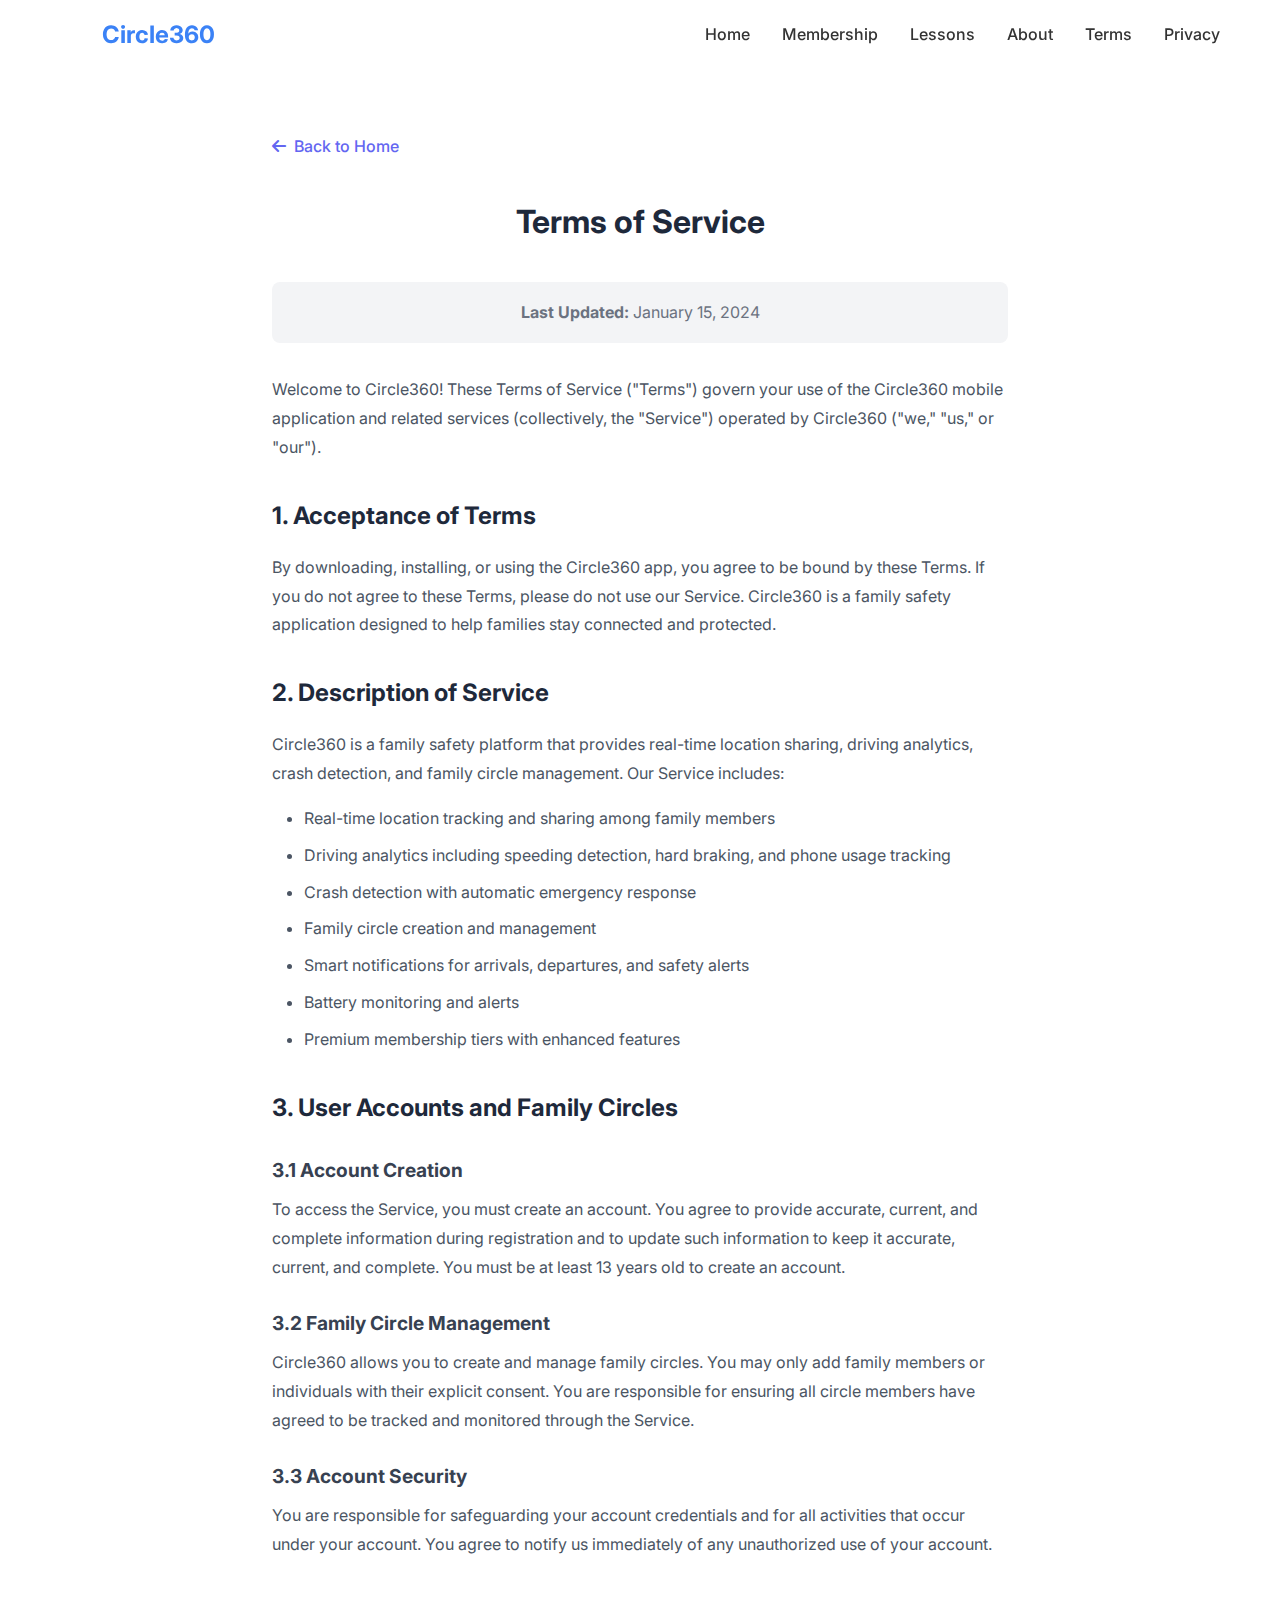
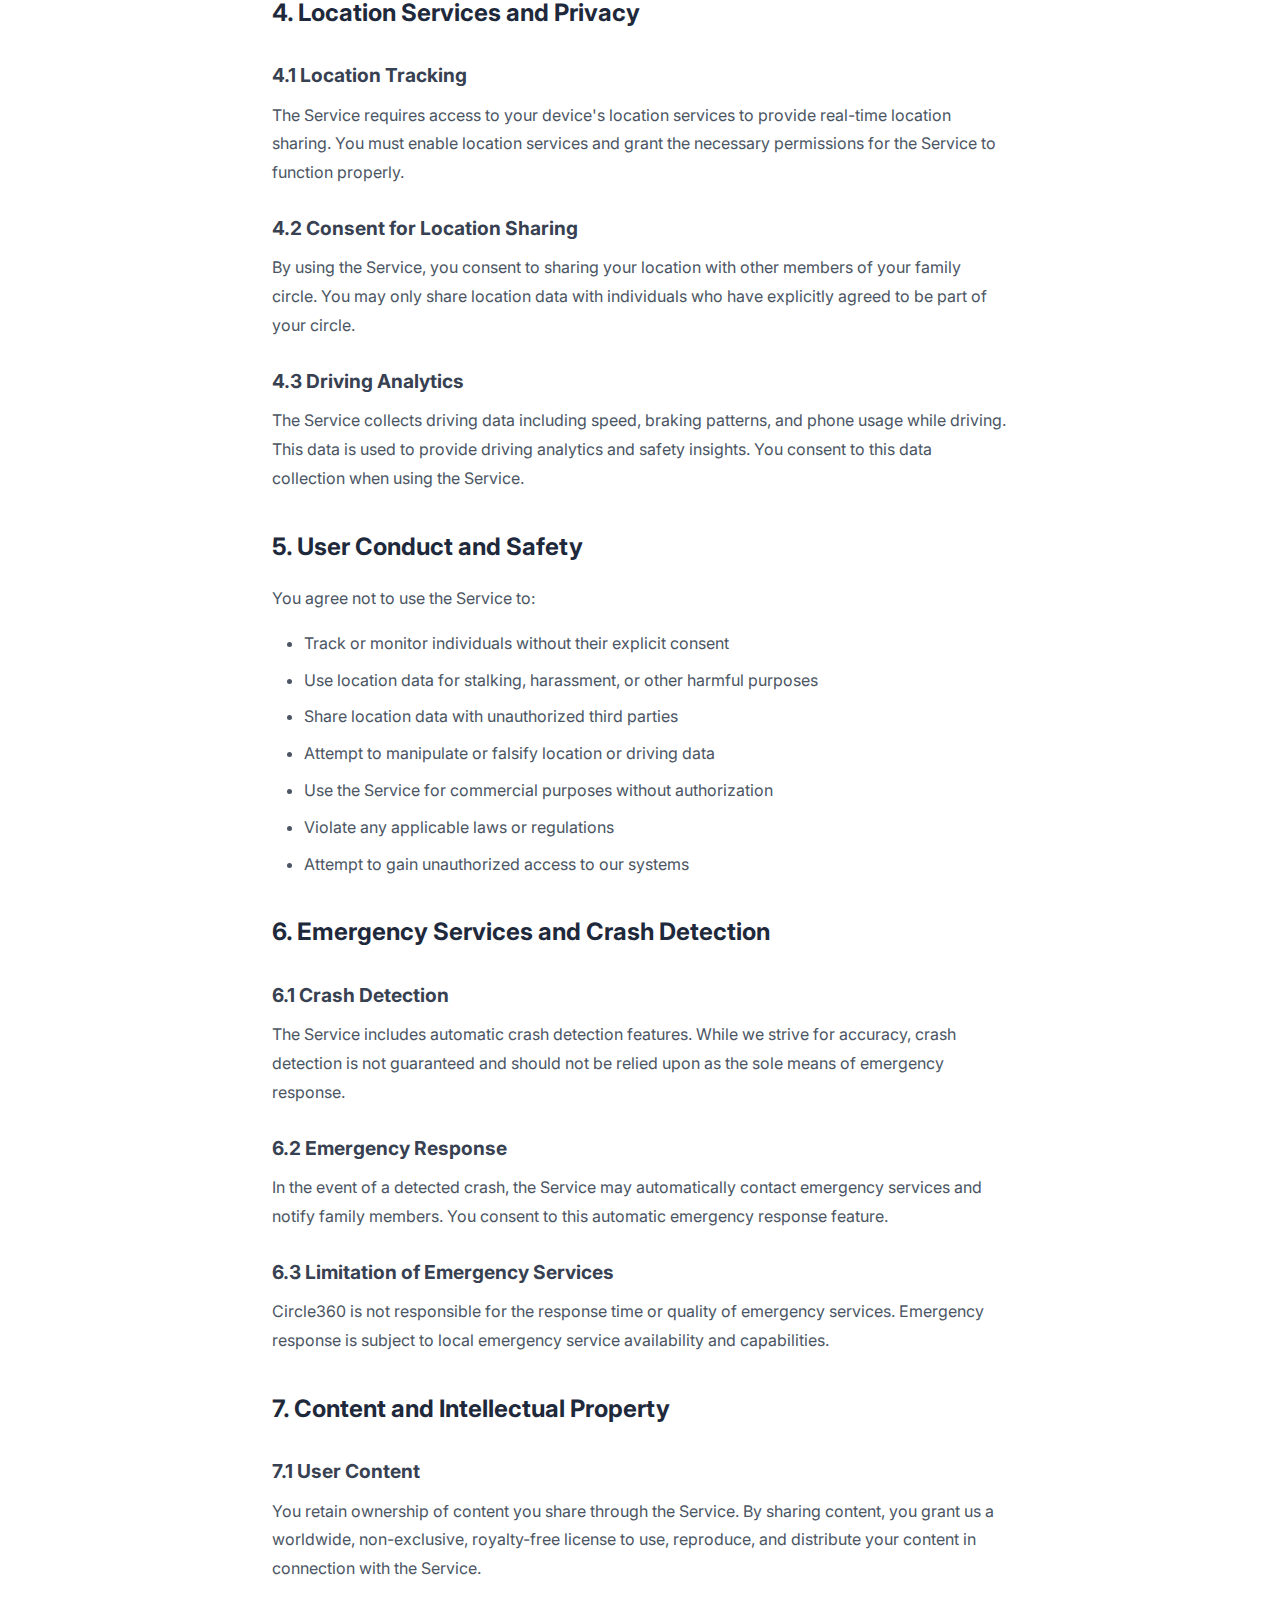
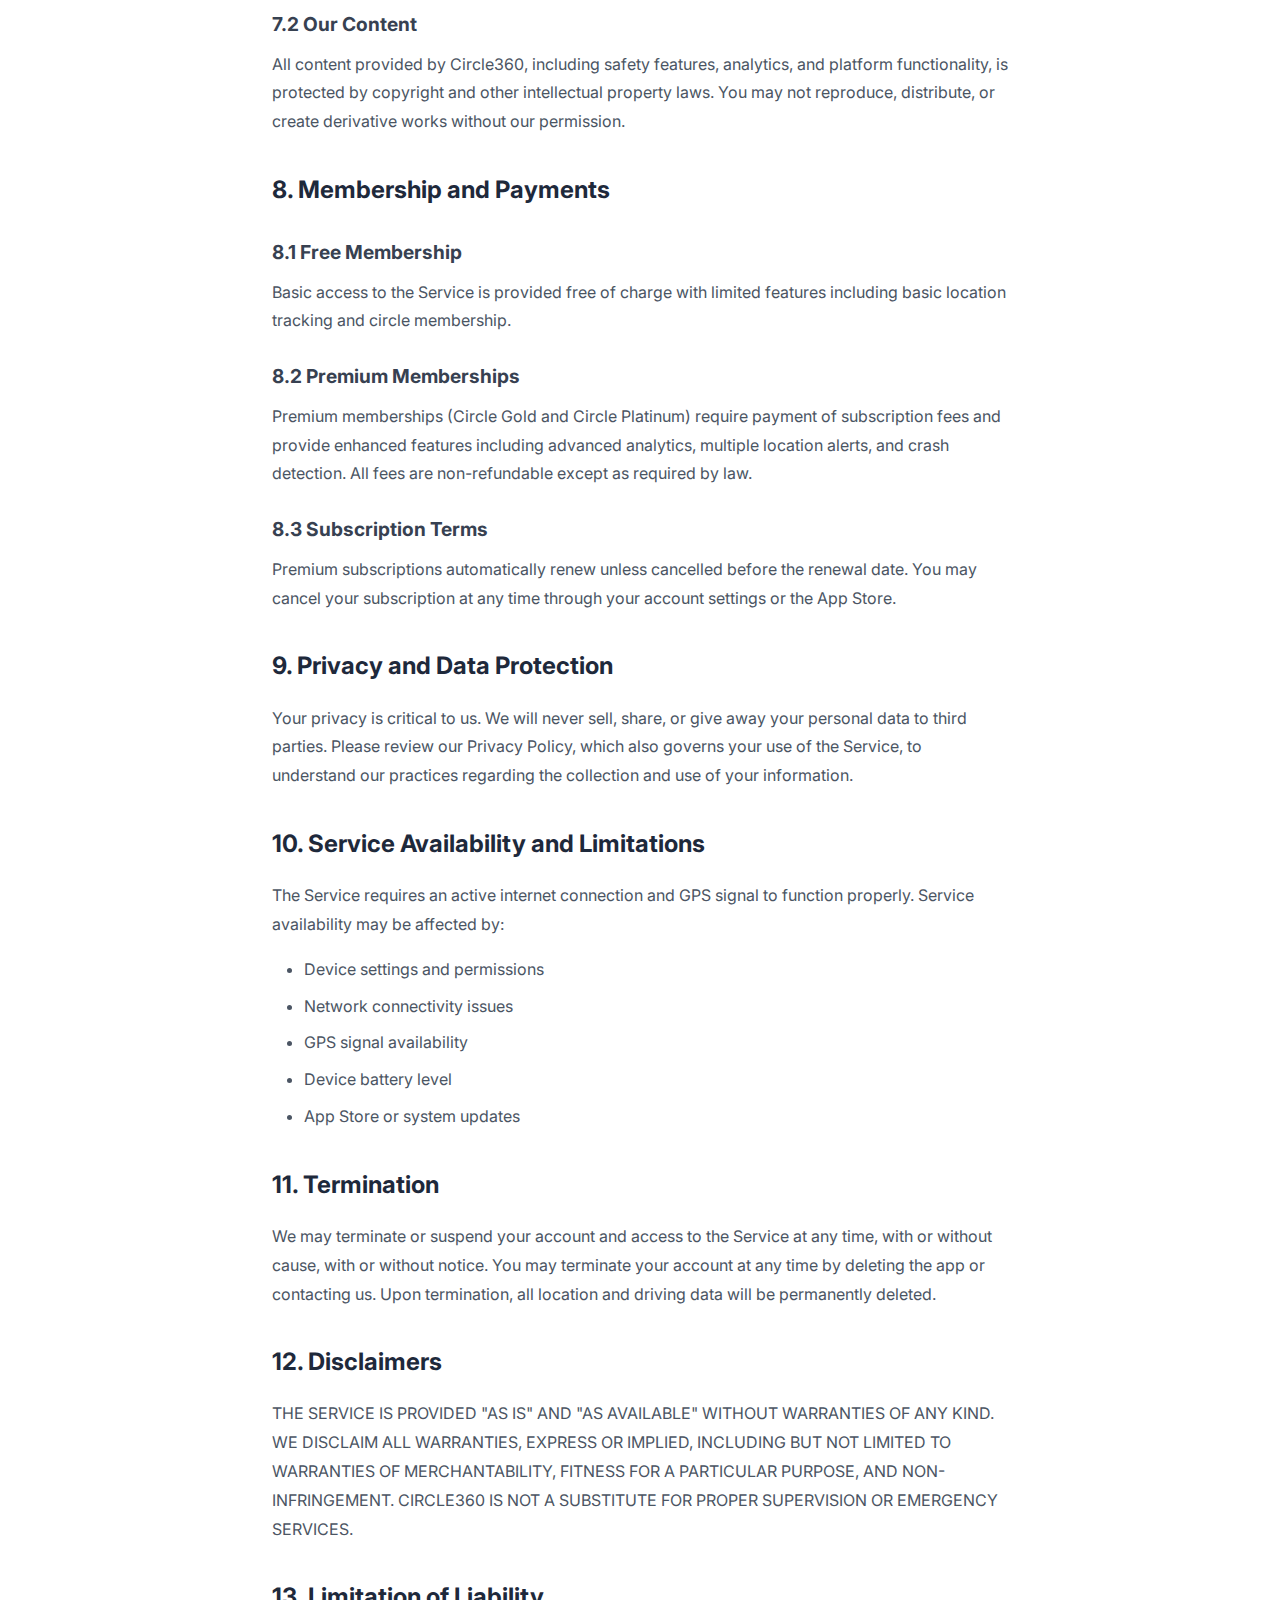
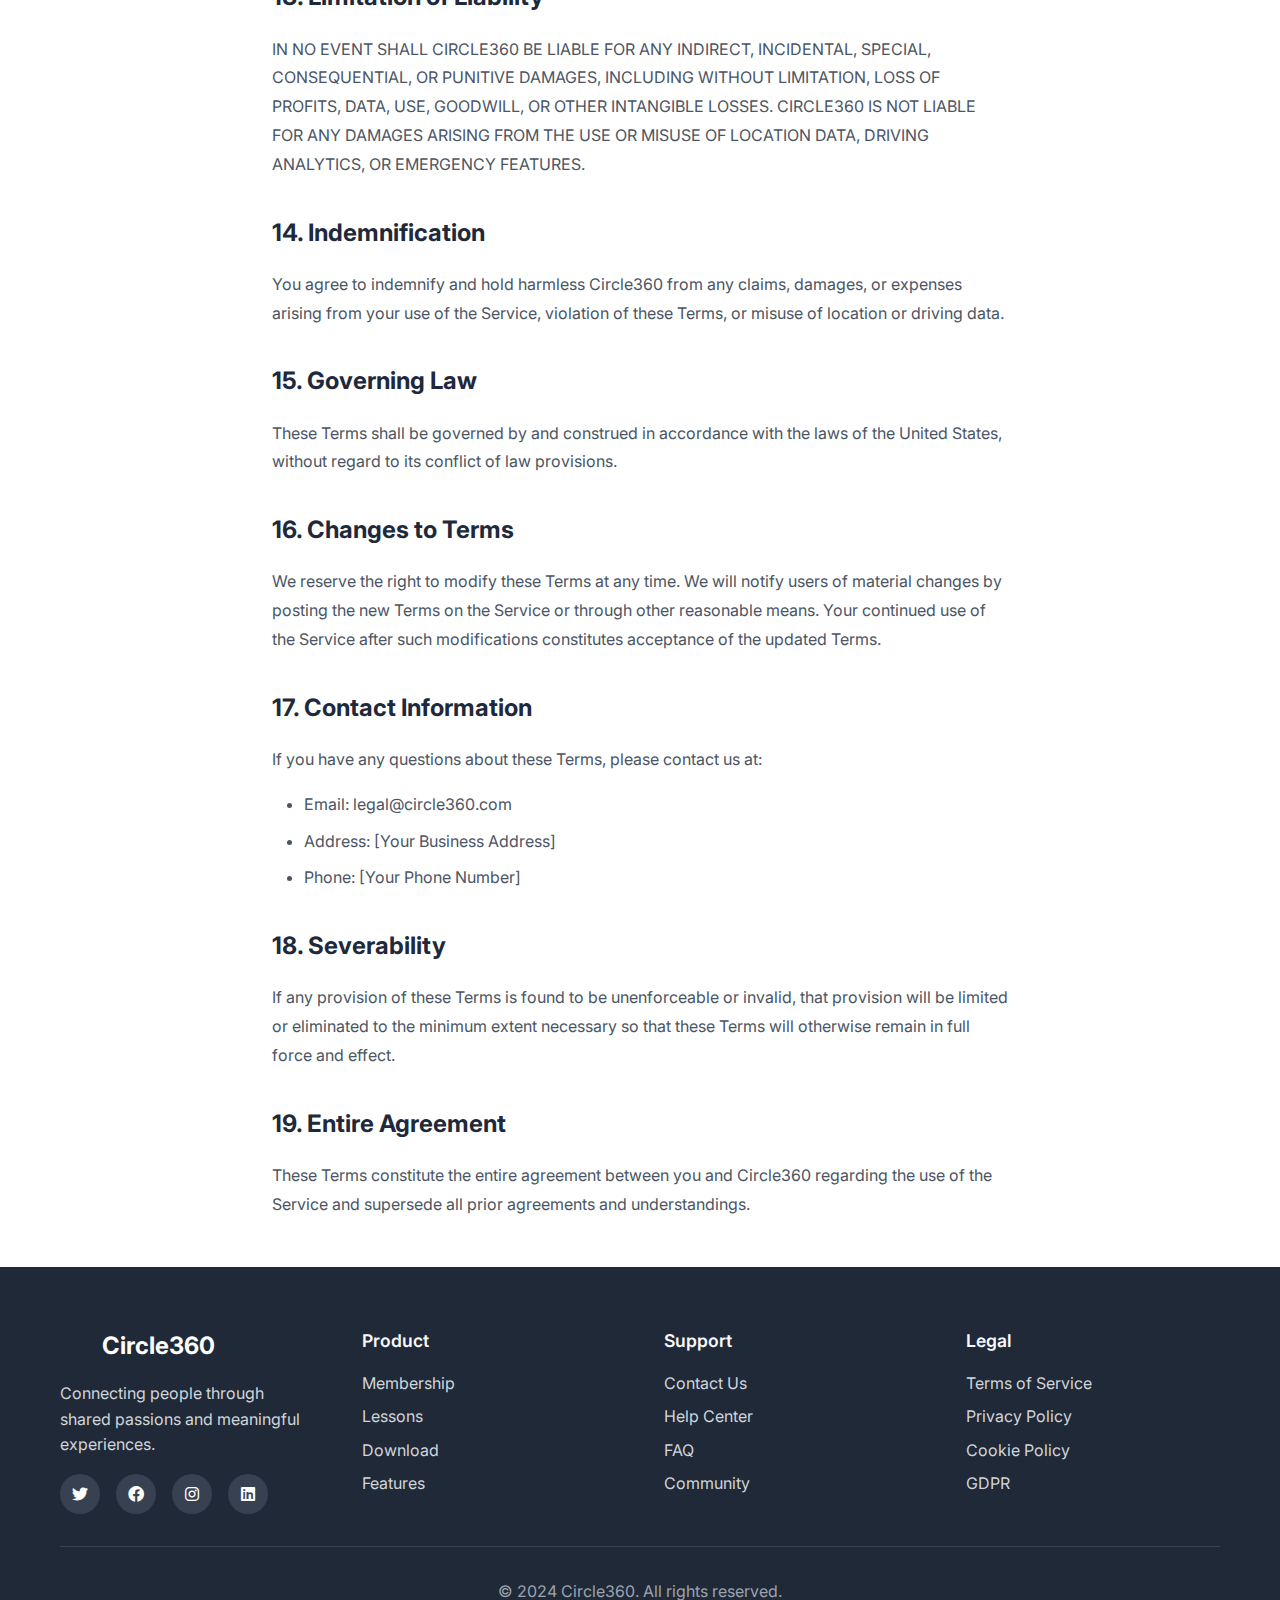
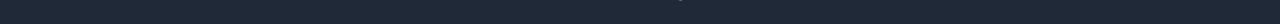
<file: terms.html>
<!DOCTYPE html>
<html lang="en">
<head>
    <meta charset="UTF-8">
    <meta name="viewport" content="width=device-width, initial-scale=1.0">
    <title>Terms of Service - Circle360</title>
    <link rel="icon" type="image/png" href="screenshots/app_icon.png">
    <link rel="apple-touch-icon" href="screenshots/app_icon.png">
    <link rel="stylesheet" href="styles.css">
    <link href="https://fonts.googleapis.com/css2?family=Inter:wght@300;400;500;600;700&display=swap" rel="stylesheet">
    <link rel="stylesheet" href="https://cdnjs.cloudflare.com/ajax/libs/font-awesome/6.0.0/css/all.min.css">
    <style>
        .legal-content {
            max-width: 800px;
            margin: 0 auto;
            padding: 2rem;
            line-height: 1.8;
        }
        
        .legal-content h1 {
            color: #1e293b;
            margin-bottom: 2rem;
            text-align: center;
        }
        
        .legal-content h2 {
            color: #1e293b;
            margin: 2rem 0 1rem 0;
            font-size: 1.5rem;
        }
        
        .legal-content h3 {
            color: #374151;
            margin: 1.5rem 0 0.5rem 0;
            font-size: 1.2rem;
        }
        
        .legal-content p {
            margin-bottom: 1rem;
            color: #4b5563;
        }
        
        .legal-content ul {
            margin: 1rem 0;
            padding-left: 2rem;
        }
        
        .legal-content li {
            margin-bottom: 0.5rem;
            color: #4b5563;
        }
        
        .legal-content .last-updated {
            background: #f3f4f6;
            padding: 1rem;
            border-radius: 8px;
            margin-bottom: 2rem;
            text-align: center;
            color: #6b7280;
        }
        
        .back-link {
            display: inline-flex;
            align-items: center;
            gap: 0.5rem;
            color: #6366f1;
            text-decoration: none;
            margin-bottom: 2rem;
            font-weight: 500;
        }
        
        .back-link:hover {
            text-decoration: underline;
        }
    </style>
</head>
<body>
    <!-- Navigation -->
    <nav class="navbar">
        <div class="nav-container">
            <div class="nav-logo">
                <img src="screenshots/app_icon.png" alt="Circle360" class="logo-icon">
                <span>Circle360</span>
            </div>
            <ul class="nav-menu">
                <li><a href="index.html">Home</a></li>
                <li><a href="index.html#membership">Membership</a></li>
                <li><a href="index.html#lessons">Lessons</a></li>
                <li><a href="index.html#about">About</a></li>
                <li><a href="terms.html">Terms</a></li>
                <li><a href="privacy.html">Privacy</a></li>
            </ul>
            <div class="nav-toggle">
                <span></span>
                <span></span>
                <span></span>
            </div>
        </div>
    </nav>

    <!-- Legal Content -->
    <div class="legal-content" style="margin-top: 100px;">
        <a href="index.html" class="back-link">
            <i class="fas fa-arrow-left"></i>
            Back to Home
        </a>
        
        <h1>Terms of Service</h1>
        
        <div class="last-updated">
            <strong>Last Updated:</strong> January 15, 2024
        </div>

        <p>Welcome to Circle360! These Terms of Service ("Terms") govern your use of the Circle360 mobile application and related services (collectively, the "Service") operated by Circle360 ("we," "us," or "our").</p>

        <h2>1. Acceptance of Terms</h2>
        <p>By downloading, installing, or using the Circle360 app, you agree to be bound by these Terms. If you do not agree to these Terms, please do not use our Service. Circle360 is a family safety application designed to help families stay connected and protected.</p>

        <h2>2. Description of Service</h2>
        <p>Circle360 is a family safety platform that provides real-time location sharing, driving analytics, crash detection, and family circle management. Our Service includes:</p>
        <ul>
            <li>Real-time location tracking and sharing among family members</li>
            <li>Driving analytics including speeding detection, hard braking, and phone usage tracking</li>
            <li>Crash detection with automatic emergency response</li>
            <li>Family circle creation and management</li>
            <li>Smart notifications for arrivals, departures, and safety alerts</li>
            <li>Battery monitoring and alerts</li>
            <li>Premium membership tiers with enhanced features</li>
        </ul>

        <h2>3. User Accounts and Family Circles</h2>
        <h3>3.1 Account Creation</h3>
        <p>To access the Service, you must create an account. You agree to provide accurate, current, and complete information during registration and to update such information to keep it accurate, current, and complete. You must be at least 13 years old to create an account.</p>

        <h3>3.2 Family Circle Management</h3>
        <p>Circle360 allows you to create and manage family circles. You may only add family members or individuals with their explicit consent. You are responsible for ensuring all circle members have agreed to be tracked and monitored through the Service.</p>

        <h3>3.3 Account Security</h3>
        <p>You are responsible for safeguarding your account credentials and for all activities that occur under your account. You agree to notify us immediately of any unauthorized use of your account.</p>

        <h2>4. Location Services and Privacy</h2>
        <h3>4.1 Location Tracking</h3>
        <p>The Service requires access to your device's location services to provide real-time location sharing. You must enable location services and grant the necessary permissions for the Service to function properly.</p>

        <h3>4.2 Consent for Location Sharing</h3>
        <p>By using the Service, you consent to sharing your location with other members of your family circle. You may only share location data with individuals who have explicitly agreed to be part of your circle.</p>

        <h3>4.3 Driving Analytics</h3>
        <p>The Service collects driving data including speed, braking patterns, and phone usage while driving. This data is used to provide driving analytics and safety insights. You consent to this data collection when using the Service.</p>

        <h2>5. User Conduct and Safety</h2>
        <p>You agree not to use the Service to:</p>
        <ul>
            <li>Track or monitor individuals without their explicit consent</li>
            <li>Use location data for stalking, harassment, or other harmful purposes</li>
            <li>Share location data with unauthorized third parties</li>
            <li>Attempt to manipulate or falsify location or driving data</li>
            <li>Use the Service for commercial purposes without authorization</li>
            <li>Violate any applicable laws or regulations</li>
            <li>Attempt to gain unauthorized access to our systems</li>
        </ul>

        <h2>6. Emergency Services and Crash Detection</h2>
        <h3>6.1 Crash Detection</h3>
        <p>The Service includes automatic crash detection features. While we strive for accuracy, crash detection is not guaranteed and should not be relied upon as the sole means of emergency response.</p>

        <h3>6.2 Emergency Response</h3>
        <p>In the event of a detected crash, the Service may automatically contact emergency services and notify family members. You consent to this automatic emergency response feature.</p>

        <h3>6.3 Limitation of Emergency Services</h3>
        <p>Circle360 is not responsible for the response time or quality of emergency services. Emergency response is subject to local emergency service availability and capabilities.</p>

        <h2>7. Content and Intellectual Property</h2>
        <h3>7.1 User Content</h3>
        <p>You retain ownership of content you share through the Service. By sharing content, you grant us a worldwide, non-exclusive, royalty-free license to use, reproduce, and distribute your content in connection with the Service.</p>

        <h3>7.2 Our Content</h3>
        <p>All content provided by Circle360, including safety features, analytics, and platform functionality, is protected by copyright and other intellectual property laws. You may not reproduce, distribute, or create derivative works without our permission.</p>

        <h2>8. Membership and Payments</h2>
        <h3>8.1 Free Membership</h3>
        <p>Basic access to the Service is provided free of charge with limited features including basic location tracking and circle membership.</p>

        <h3>8.2 Premium Memberships</h3>
        <p>Premium memberships (Circle Gold and Circle Platinum) require payment of subscription fees and provide enhanced features including advanced analytics, multiple location alerts, and crash detection. All fees are non-refundable except as required by law.</p>

        <h3>8.3 Subscription Terms</h3>
        <p>Premium subscriptions automatically renew unless cancelled before the renewal date. You may cancel your subscription at any time through your account settings or the App Store.</p>

        <h2>9. Privacy and Data Protection</h2>
        <p>Your privacy is critical to us. We will never sell, share, or give away your personal data to third parties. Please review our Privacy Policy, which also governs your use of the Service, to understand our practices regarding the collection and use of your information.</p>

        <h2>10. Service Availability and Limitations</h2>
        <p>The Service requires an active internet connection and GPS signal to function properly. Service availability may be affected by:</p>
        <ul>
            <li>Device settings and permissions</li>
            <li>Network connectivity issues</li>
            <li>GPS signal availability</li>
            <li>Device battery level</li>
            <li>App Store or system updates</li>
        </ul>

        <h2>11. Termination</h2>
        <p>We may terminate or suspend your account and access to the Service at any time, with or without cause, with or without notice. You may terminate your account at any time by deleting the app or contacting us. Upon termination, all location and driving data will be permanently deleted.</p>

        <h2>12. Disclaimers</h2>
        <p>THE SERVICE IS PROVIDED "AS IS" AND "AS AVAILABLE" WITHOUT WARRANTIES OF ANY KIND. WE DISCLAIM ALL WARRANTIES, EXPRESS OR IMPLIED, INCLUDING BUT NOT LIMITED TO WARRANTIES OF MERCHANTABILITY, FITNESS FOR A PARTICULAR PURPOSE, AND NON-INFRINGEMENT. CIRCLE360 IS NOT A SUBSTITUTE FOR PROPER SUPERVISION OR EMERGENCY SERVICES.</p>

        <h2>13. Limitation of Liability</h2>
        <p>IN NO EVENT SHALL CIRCLE360 BE LIABLE FOR ANY INDIRECT, INCIDENTAL, SPECIAL, CONSEQUENTIAL, OR PUNITIVE DAMAGES, INCLUDING WITHOUT LIMITATION, LOSS OF PROFITS, DATA, USE, GOODWILL, OR OTHER INTANGIBLE LOSSES. CIRCLE360 IS NOT LIABLE FOR ANY DAMAGES ARISING FROM THE USE OR MISUSE OF LOCATION DATA, DRIVING ANALYTICS, OR EMERGENCY FEATURES.</p>

        <h2>14. Indemnification</h2>
        <p>You agree to indemnify and hold harmless Circle360 from any claims, damages, or expenses arising from your use of the Service, violation of these Terms, or misuse of location or driving data.</p>

        <h2>15. Governing Law</h2>
        <p>These Terms shall be governed by and construed in accordance with the laws of the United States, without regard to its conflict of law provisions.</p>

        <h2>16. Changes to Terms</h2>
        <p>We reserve the right to modify these Terms at any time. We will notify users of material changes by posting the new Terms on the Service or through other reasonable means. Your continued use of the Service after such modifications constitutes acceptance of the updated Terms.</p>

        <h2>17. Contact Information</h2>
        <p>If you have any questions about these Terms, please contact us at:</p>
        <ul>
            <li>Email: legal@circle360.com</li>
            <li>Address: [Your Business Address]</li>
            <li>Phone: [Your Phone Number]</li>
        </ul>

        <h2>18. Severability</h2>
        <p>If any provision of these Terms is found to be unenforceable or invalid, that provision will be limited or eliminated to the minimum extent necessary so that these Terms will otherwise remain in full force and effect.</p>

        <h2>19. Entire Agreement</h2>
        <p>These Terms constitute the entire agreement between you and Circle360 regarding the use of the Service and supersede all prior agreements and understandings.</p>
    </div>

    <!-- Footer -->
    <footer class="footer">
        <div class="container">
            <div class="footer-content">
                <div class="footer-section">
                    <div class="footer-logo">
                        <img src="screenshots/app_icon.png" alt="Circle360" class="logo-icon">
                        <span>Circle360</span>
                    </div>
                    <p>Connecting people through shared passions and meaningful experiences.</p>
                    <div class="social-links">
                        <a href="#"><i class="fab fa-twitter"></i></a>
                        <a href="#"><i class="fab fa-facebook"></i></a>
                        <a href="#"><i class="fab fa-instagram"></i></a>
                        <a href="#"><i class="fab fa-linkedin"></i></a>
                    </div>
                </div>
                
                <div class="footer-section">
                    <h4>Product</h4>
                    <ul>
                        <li><a href="index.html#membership">Membership</a></li>
                        <li><a href="index.html#lessons">Lessons</a></li>
                        <li><a href="index.html#download">Download</a></li>
                        <li><a href="index.html#features">Features</a></li>
                    </ul>
                </div>
                
                <div class="footer-section">
                    <h4>Support</h4>
                    <ul>
                        <li><a href="contact.html">Contact Us</a></li>
                        <li><a href="help.html">Help Center</a></li>
                        <li><a href="faq.html">FAQ</a></li>
                        <li><a href="community.html">Community</a></li>
                    </ul>
                </div>
                
                <div class="footer-section">
                    <h4>Legal</h4>
                    <ul>
                        <li><a href="terms.html">Terms of Service</a></li>
                        <li><a href="privacy.html">Privacy Policy</a></li>
                        <li><a href="cookies.html">Cookie Policy</a></li>
                        <li><a href="gdpr.html">GDPR</a></li>
                    </ul>
                </div>
            </div>
            
            <div class="footer-bottom">
                <p>&copy; 2024 Circle360. All rights reserved.</p>
            </div>
        </div>
    </footer>

    <script src="script.js"></script>
</body>
</html>
</file>
<file: styles.css>
/* Reset and Base Styles */
* {
    margin: 0;
    padding: 0;
    box-sizing: border-box;
}

body {
    font-family: 'Inter', sans-serif;
    line-height: 1.6;
    color: #333;
    overflow-x: hidden;
}

.container {
    max-width: 1200px;
    margin: 0 auto;
    padding: 0 20px;
}

/* Animated Background Elements */
.background-elements {
    position: fixed;
    top: 0;
    left: 0;
    width: 100%;
    height: 100%;
    pointer-events: none;
    z-index: -1;
}

.floating-circle {
    position: absolute;
    border-radius: 50%;
    background: linear-gradient(135deg, rgba(59, 130, 246, 0.1), rgba(147, 51, 234, 0.1));
    animation: float 20s infinite ease-in-out;
}

.circle-1 {
    width: 200px;
    height: 200px;
    top: 10%;
    left: 5%;
    animation-delay: 0s;
}

.circle-2 {
    width: 150px;
    height: 150px;
    top: 60%;
    right: 10%;
    animation-delay: -5s;
}

.circle-3 {
    width: 100px;
    height: 100px;
    top: 30%;
    right: 20%;
    animation-delay: -10s;
}

.circle-4 {
    width: 120px;
    height: 120px;
    bottom: 20%;
    left: 15%;
    animation-delay: -15s;
}

@keyframes float {
    0%, 100% {
        transform: translateY(0px) rotate(0deg);
        opacity: 0.3;
    }
    50% {
        transform: translateY(-20px) rotate(180deg);
        opacity: 0.6;
    }
}

/* Navigation */
.navbar {
    position: fixed;
    top: 0;
    width: 100%;
    background: rgba(255, 255, 255, 0.95);
    backdrop-filter: blur(10px);
    z-index: 1000;
    padding: 1rem 0;
    transition: all 0.3s ease;
}

.nav-container {
    max-width: 1200px;
    margin: 0 auto;
    padding: 0 20px;
    display: flex;
    justify-content: space-between;
    align-items: center;
}

.nav-logo {
    display: flex;
    align-items: center;
    gap: 10px;
    font-weight: 700;
    font-size: 1.5rem;
    color: #3b82f6;
}

.logo-icon {
    width: 32px;
    height: 32px;
    border-radius: 8px;
}

.nav-menu {
    display: flex;
    list-style: none;
    gap: 2rem;
}

.nav-menu a {
    text-decoration: none;
    color: #333;
    font-weight: 500;
    transition: color 0.3s ease;
}

.nav-menu a:hover {
    color: #3b82f6;
}

.nav-toggle {
    display: none;
    flex-direction: column;
    cursor: pointer;
}

.nav-toggle span {
    width: 25px;
    height: 3px;
    background: #333;
    margin: 3px 0;
    transition: 0.3s;
}

/* Hero Section */
.hero {
    padding: 120px 0 80px;
    background: linear-gradient(135deg, #667eea 0%, #764ba2 100%);
    color: white;
    position: relative;
    overflow: hidden;
}

.hero-container {
    max-width: 1200px;
    margin: 0 auto;
    padding: 0 20px;
    display: grid;
    grid-template-columns: 1fr 1fr;
    gap: 4rem;
    align-items: center;
}

.hero-badge {
    display: inline-flex;
    align-items: center;
    gap: 8px;
    background: rgba(255, 255, 255, 0.2);
    padding: 8px 16px;
    border-radius: 25px;
    font-size: 0.9rem;
    margin-bottom: 1rem;
    backdrop-filter: blur(10px);
}

.hero-badge i {
    color: #ffd700;
}

.hero h1 {
    font-size: 3.5rem;
    font-weight: 700;
    margin-bottom: 1.5rem;
    line-height: 1.2;
}

.hero-subtitle {
    font-size: 1.2rem;
    margin-bottom: 2rem;
    opacity: 0.9;
    line-height: 1.6;
}

.hero-buttons {
    display: flex;
    gap: 1rem;
    margin-bottom: 2rem;
}

.btn {
    display: inline-flex;
    align-items: center;
    gap: 8px;
    padding: 12px 24px;
    border-radius: 8px;
    text-decoration: none;
    font-weight: 600;
    transition: all 0.3s ease;
    border: none;
    cursor: pointer;
}

.btn-primary {
    background: #3b82f6;
    color: white;
}

.btn-primary:hover {
    background: #2563eb;
    transform: translateY(-2px);
    box-shadow: 0 10px 25px rgba(59, 130, 246, 0.3);
}

.btn-secondary {
    background: rgba(255, 255, 255, 0.2);
    color: white;
    border: 2px solid rgba(255, 255, 255, 0.3);
}

.btn-secondary:hover {
    background: rgba(255, 255, 255, 0.3);
    transform: translateY(-2px);
}

.btn-outline {
    background: transparent;
    color: #3b82f6;
    border: 2px solid #3b82f6;
}

.btn-outline:hover {
    background: #3b82f6;
    color: white;
    transform: translateY(-2px);
}

.btn-large {
    padding: 16px 32px;
    font-size: 1.1rem;
}

.hero-features {
    display: flex;
    gap: 2rem;
    flex-wrap: wrap;
}

.hero-feature {
    display: flex;
    align-items: center;
    gap: 8px;
    font-size: 0.9rem;
    opacity: 0.9;
}

.hero-feature i {
    color: #ffd700;
}

.hero-image {
    position: relative;
    display: flex;
    justify-content: center;
    align-items: center;
}

.phone-mockup {
    position: relative;
    display: flex;
    justify-content: center;
    align-items: center;
}

.phone-frame {
    position: relative;
    background: linear-gradient(145deg, #2a2a2a, #1a1a1a);
    border-radius: 30px;
    padding: 8px;
    box-shadow: 0 20px 40px rgba(0, 0, 0, 0.3);
    transform: perspective(1000px) rotateY(-15deg) rotateX(5deg);
    transition: transform 0.3s ease;
}

.phone-frame:hover {
    transform: perspective(1000px) rotateY(-10deg) rotateX(2deg);
}

.carousel-container {
    position: relative;
    width: 280px;
    height: 568px; /* Fixed height based on typical phone screenshot ratio */
    border-radius: 22px;
    overflow: hidden;
}

.carousel-slide {
    width: 100%;
    height: 100%;
    border-radius: 22px;
    display: block;
    position: absolute;
    top: 0;
    left: 0;
    opacity: 0;
    transition: opacity 1.2s ease-in-out;
    object-fit: cover;
}

.carousel-slide.active {
    opacity: 1;
    z-index: 2;
}

.carousel-slide.fade-out {
    opacity: 0;
    z-index: 1;
}

/* Remove the default styling for first slide to let JavaScript handle it */
.carousel-indicators {
    position: absolute;
    bottom: -20px;
    left: 50%;
    transform: translateX(-50%);
    display: flex;
    gap: 8px;
    z-index: 10;
}

.indicator {
    width: 8px;
    height: 8px;
    border-radius: 50%;
    background: rgba(255, 255, 255, 0.3);
    cursor: pointer;
    transition: all 0.3s ease;
}

.indicator.active {
    background: #3b82f6;
    transform: scale(1.2);
}

.indicator:hover {
    background: rgba(255, 255, 255, 0.6);
}

.app-screenshot {
    width: 280px;
    height: auto;
    border-radius: 22px;
    display: block;
}

.floating-elements {
    position: absolute;
    top: 0;
    left: 0;
    width: 100%;
    height: 100%;
    pointer-events: none;
}

.floating-element {
    position: absolute;
    width: 50px;
    height: 50px;
    background: rgba(255, 255, 255, 0.1);
    border-radius: 50%;
    display: flex;
    align-items: center;
    justify-content: center;
    backdrop-filter: blur(10px);
    animation: floatElement 6s infinite ease-in-out;
}

.floating-element i {
    color: white;
    font-size: 1.2rem;
}

.element-1 {
    top: 20%;
    left: -40%;
    animation-delay: 0s;
}

.element-2 {
    top: 60%;
    right: -40%;
    animation-delay: -2s;
}

.element-3 {
    bottom: 20%;
    left: -20%;
    animation-delay: -4s;
}

@keyframes floatElement {
    0%, 100% {
        transform: translateY(0px) scale(1);
        opacity: 0.7;
    }
    50% {
        transform: translateY(-15px) scale(1.1);
        opacity: 1;
    }
}

/* Section Headers */
.section-header {
    text-align: center;
    margin-bottom: 4rem;
}

.section-header h2 {
    font-size: 2.5rem;
    font-weight: 700;
    margin-bottom: 1rem;
    color: #1f2937;
}

.section-subtitle {
    font-size: 1.1rem;
    color: #6b7280;
    max-width: 600px;
    margin: 0 auto;
}

/* Features Section */
.features {
    padding: 80px 0;
    background: #f8fafc;
}

.features-grid {
    display: grid;
    grid-template-columns: repeat(auto-fit, minmax(280px, 1fr));
    gap: 2rem;
}

.feature-card {
    background: white;
    padding: 2rem;
    border-radius: 16px;
    box-shadow: 0 4px 6px rgba(0, 0, 0, 0.05);
    transition: all 0.3s ease;
    border: 1px solid #e5e7eb;
}

.feature-card:hover {
    transform: translateY(-5px);
    box-shadow: 0 20px 40px rgba(0, 0, 0, 0.1);
}

.feature-icon {
    width: 60px;
    height: 60px;
    background: linear-gradient(135deg, #3b82f6, #8b5cf6);
    border-radius: 16px;
    display: flex;
    align-items: center;
    justify-content: center;
    margin-bottom: 1.5rem;
}

.feature-icon i {
    color: white;
    font-size: 1.5rem;
}

.feature-card h3 {
    font-size: 1.3rem;
    font-weight: 600;
    margin-bottom: 1rem;
    color: #1f2937;
}

.feature-card p {
    color: #6b7280;
    margin-bottom: 1.5rem;
    line-height: 1.6;
}

.feature-highlight {
    display: flex;
    align-items: center;
    gap: 8px;
    color: #059669;
    font-size: 0.9rem;
    font-weight: 500;
}

.feature-highlight i {
    color: #10b981;
}

/* Membership Section */
.membership {
    padding: 80px 0;
    background: white;
}

.membership-grid {
    display: grid;
    grid-template-columns: repeat(auto-fit, minmax(320px, 1fr));
    gap: 2rem;
    margin-top: 3rem;
}

.membership-card {
    background: white;
    border: 2px solid #e5e7eb;
    border-radius: 16px;
    padding: 2rem;
    position: relative;
    transition: all 0.3s ease;
}

.membership-card:hover {
    transform: translateY(-5px);
    box-shadow: 0 20px 40px rgba(0, 0, 0, 0.1);
}

.membership-card.featured {
    border-color: #3b82f6;
    transform: scale(1.05);
    box-shadow: 0 20px 40px rgba(59, 130, 246, 0.2);
}

.plan-badge {
    position: absolute;
    top: -12px;
    left: 50%;
    transform: translateX(-50%);
    background: #3b82f6;
    color: white;
    padding: 6px 16px;
    border-radius: 20px;
    font-size: 0.8rem;
    font-weight: 600;
}

.plan-header {
    text-align: center;
    margin-bottom: 2rem;
}

.plan-header h3 {
    font-size: 1.5rem;
    font-weight: 700;
    margin-bottom: 1rem;
    color: #1f2937;
}

.price {
    display: flex;
    align-items: baseline;
    justify-content: center;
    gap: 4px;
}

.currency {
    font-size: 1.2rem;
    color: #6b7280;
}

.amount {
    font-size: 3rem;
    font-weight: 700;
    color: #3b82f6;
}

.period {
    font-size: 1rem;
    color: #6b7280;
}

.plan-features {
    list-style: none;
    margin-bottom: 2rem;
}

.plan-features li {
    display: flex;
    align-items: center;
    gap: 12px;
    padding: 8px 0;
    color: #4b5563;
}

.plan-features i {
    color: #10b981;
    font-size: 0.9rem;
}

/* Lessons Section */
.lessons {
    padding: 80px 0;
    background: #f8fafc;
}

.lessons-grid {
    display: grid;
    grid-template-columns: repeat(auto-fit, minmax(350px, 1fr));
    gap: 2rem;
}

.lesson-card {
    background: white;
    padding: 2rem;
    border-radius: 16px;
    box-shadow: 0 4px 6px rgba(0, 0, 0, 0.05);
    transition: all 0.3s ease;
    border: 1px solid #e5e7eb;
}

.lesson-card:hover {
    transform: translateY(-5px);
    box-shadow: 0 20px 40px rgba(0, 0, 0, 0.1);
}

.lesson-icon {
    width: 60px;
    height: 60px;
    background: linear-gradient(135deg, #3b82f6, #8b5cf6);
    border-radius: 16px;
    display: flex;
    align-items: center;
    justify-content: center;
    margin-bottom: 1.5rem;
}

.lesson-icon i {
    color: white;
    font-size: 1.5rem;
}

.lesson-card h3 {
    font-size: 1.3rem;
    font-weight: 600;
    margin-bottom: 1rem;
    color: #1f2937;
}

.lesson-card p {
    color: #6b7280;
    margin-bottom: 1.5rem;
    line-height: 1.6;
}

.lesson-meta {
    display: flex;
    gap: 1rem;
    flex-wrap: wrap;
}

.lesson-meta span {
    display: flex;
    align-items: center;
    gap: 6px;
    font-size: 0.9rem;
    color: #6b7280;
    background: #f3f4f6;
    padding: 4px 12px;
    border-radius: 20px;
}

.lesson-meta i {
    color: #3b82f6;
}

/* Testimonials Section */
.testimonials {
    padding: 80px 0;
    background: white;
}

.testimonials-grid {
    display: grid;
    grid-template-columns: repeat(auto-fit, minmax(350px, 1fr));
    gap: 2rem;
}

.testimonial-card {
    background: #f8fafc;
    padding: 2rem;
    border-radius: 16px;
    border: 1px solid #e5e7eb;
    transition: all 0.3s ease;
}

.testimonial-card:hover {
    transform: translateY(-5px);
    box-shadow: 0 20px 40px rgba(0, 0, 0, 0.1);
}

.stars {
    display: flex;
    gap: 4px;
    margin-bottom: 1rem;
}

.stars i {
    color: #fbbf24;
    font-size: 1.1rem;
}

.testimonial-content p {
    font-style: italic;
    color: #4b5563;
    margin-bottom: 1.5rem;
    line-height: 1.6;
    font-size: 1.1rem;
}

.testimonial-author {
    display: flex;
    align-items: center;
    gap: 12px;
}

.author-avatar {
    width: 50px;
    height: 50px;
    background: linear-gradient(135deg, #3b82f6, #8b5cf6);
    border-radius: 50%;
    display: flex;
    align-items: center;
    justify-content: center;
}

.author-avatar i {
    color: white;
    font-size: 1.2rem;
}

.author-info h4 {
    font-weight: 600;
    color: #1f2937;
    margin-bottom: 4px;
}

.author-info span {
    color: #6b7280;
    font-size: 0.9rem;
}

/* Download CTA Section */
.download-cta {
    padding: 80px 0;
    background: linear-gradient(135deg, #667eea 0%, #764ba2 100%);
    color: white;
}

.cta-content {
    display: grid;
    grid-template-columns: 1fr 1fr;
    gap: 4rem;
    align-items: center;
}

.cta-text h2 {
    font-size: 2.5rem;
    font-weight: 700;
    margin-bottom: 1.5rem;
    line-height: 1.2;
}

.cta-text p {
    font-size: 1.2rem;
    margin-bottom: 2rem;
    opacity: 0.9;
    line-height: 1.6;
}

.cta-features {
    display: flex;
    flex-direction: column;
    gap: 1rem;
    margin-bottom: 2rem;
}

.cta-feature {
    display: flex;
    align-items: center;
    gap: 12px;
    font-size: 1rem;
}

.cta-feature i {
    color: #ffd700;
    font-size: 1.2rem;
}

.cta-buttons {
    display: flex;
    gap: 1rem;
    flex-wrap: wrap;
}

.cta-image {
    display: flex;
    justify-content: center;
    align-items: center;
    position: relative;
}

.app-preview {
    position: relative;
    display: flex;
    justify-content: center;
    align-items: center;
}

.app-preview .app-screenshot {
    width: 250px;
    border-radius: 20px;
    box-shadow: 0 20px 40px rgba(0, 0, 0, 0.3);
}

.download-badge {
    position: absolute;
    bottom: -20px;
    right: -20px;
    background: #ffd700;
    color: #1f2937;
    padding: 12px 20px;
    border-radius: 25px;
    display: flex;
    align-items: center;
    gap: 8px;
    font-weight: 600;
    box-shadow: 0 10px 25px rgba(0, 0, 0, 0.2);
    animation: pulse 2s infinite;
}

@keyframes pulse {
    0%, 100% {
        transform: scale(1);
    }
    50% {
        transform: scale(1.05);
    }
}

/* About Section */
.about {
    padding: 80px 0;
    background: #f8fafc;
}

.about-content {
    display: grid;
    grid-template-columns: 1fr 1fr;
    gap: 4rem;
    align-items: center;
}

.about-text h2 {
    font-size: 2.5rem;
    font-weight: 700;
    margin-bottom: 1.5rem;
    color: #1f2937;
}

.about-text p {
    color: #6b7280;
    margin-bottom: 1.5rem;
    line-height: 1.6;
    font-size: 1.1rem;
}

.about-stats {
    display: grid;
    grid-template-columns: repeat(3, 1fr);
    gap: 2rem;
    margin-top: 2rem;
}

.stat {
    text-align: center;
}

.stat h3 {
    font-size: 2rem;
    font-weight: 700;
    color: #3b82f6;
    margin-bottom: 0.5rem;
}

.stat p {
    color: #6b7280;
    font-size: 0.9rem;
}

.about-image {
    display: flex;
    justify-content: center;
    align-items: center;
}

.community-illustration {
    position: relative;
    width: 300px;
    height: 300px;
}

.circle-group {
    position: relative;
    width: 100%;
    height: 100%;
}

.circle {
    position: absolute;
    border-radius: 50%;
    background: linear-gradient(135deg, #3b82f6, #8b5cf6);
    animation: float 6s infinite ease-in-out;
}

.circle:nth-child(1) {
    width: 80px;
    height: 80px;
    top: 20%;
    left: 20%;
    animation-delay: 0s;
}

.circle:nth-child(2) {
    width: 60px;
    height: 60px;
    top: 60%;
    right: 20%;
    animation-delay: -2s;
}

.circle:nth-child(3) {
    width: 100px;
    height: 100px;
    bottom: 20%;
    left: 30%;
    animation-delay: -4s;
}

.circle:nth-child(4) {
    width: 40px;
    height: 40px;
    top: 40%;
    right: 40%;
    animation-delay: -6s;
}

/* Footer */
.footer {
    background: #1f2937;
    color: white;
    padding: 60px 0 20px;
}

.footer-content {
    display: grid;
    grid-template-columns: repeat(auto-fit, minmax(250px, 1fr));
    gap: 3rem;
    margin-bottom: 2rem;
}

.footer-logo {
    display: flex;
    align-items: center;
    gap: 10px;
    font-weight: 700;
    font-size: 1.5rem;
    margin-bottom: 1rem;
}

.footer-section h4 {
    font-size: 1.1rem;
    font-weight: 600;
    margin-bottom: 1rem;
    color: #f9fafb;
}

.footer-section p {
    color: #d1d5db;
    margin-bottom: 1rem;
    line-height: 1.6;
}

.footer-section ul {
    list-style: none;
}

.footer-section ul li {
    margin-bottom: 0.5rem;
}

.footer-section ul li a {
    color: #d1d5db;
    text-decoration: none;
    transition: color 0.3s ease;
}

.footer-section ul li a:hover {
    color: #3b82f6;
}

.social-links {
    display: flex;
    gap: 1rem;
}

.social-links a {
    width: 40px;
    height: 40px;
    background: #374151;
    border-radius: 50%;
    display: flex;
    align-items: center;
    justify-content: center;
    color: white;
    text-decoration: none;
    transition: all 0.3s ease;
}

.social-links a:hover {
    background: #3b82f6;
    transform: translateY(-2px);
}

.footer-bottom {
    border-top: 1px solid #374151;
    padding-top: 2rem;
    text-align: center;
    color: #9ca3af;
}

/* Responsive Design */
@media (max-width: 768px) {
    .nav-menu {
        position: fixed;
        left: -100%;
        top: 70px;
        flex-direction: column;
        background-color: white;
        width: 100%;
        text-align: center;
        transition: 0.3s;
        box-shadow: 0 10px 27px rgba(0, 0, 0, 0.05);
        padding: 2rem 0;
    }

    .nav-menu.active {
        left: 0;
    }

    .nav-toggle {
        display: flex;
    }

    .nav-toggle.active span:nth-child(1) {
        transform: rotate(-45deg) translate(-5px, 6px);
    }

    .nav-toggle.active span:nth-child(2) {
        opacity: 0;
    }

    .nav-toggle.active span:nth-child(3) {
        transform: rotate(45deg) translate(-5px, -6px);
    }

    .hero-container {
        grid-template-columns: 1fr;
        text-align: center;
        gap: 2rem;
    }

    .hero h1 {
        font-size: 2.5rem;
    }

    .hero-buttons {
        justify-content: center;
        flex-wrap: wrap;
    }

    .hero-features {
        justify-content: center;
    }

    .features-grid,
    .membership-grid,
    .lessons-grid,
    .testimonials-grid {
        grid-template-columns: 1fr;
    }

    .membership-card.featured {
        transform: none;
    }

    .about-content,
    .cta-content {
        grid-template-columns: 1fr;
        gap: 2rem;
    }

    .about-stats {
        grid-template-columns: 1fr;
        gap: 1rem;
    }

    .cta-buttons {
        justify-content: center;
    }

    .footer-content {
        grid-template-columns: 1fr;
        text-align: center;
    }

    .social-links {
        justify-content: center;
    }

    .floating-elements {
        display: none;
    }

    .phone-frame {
        transform: none;
    }

    .download-badge {
        position: static;
        margin-top: 1rem;
    }
}

@media (max-width: 480px) {
    .hero h1 {
        font-size: 2rem;
    }

    .section-header h2 {
        font-size: 2rem;
    }

    .btn {
        padding: 10px 20px;
        font-size: 0.9rem;
    }

    .btn-large {
        padding: 12px 24px;
        font-size: 1rem;
    }
}
</file>
